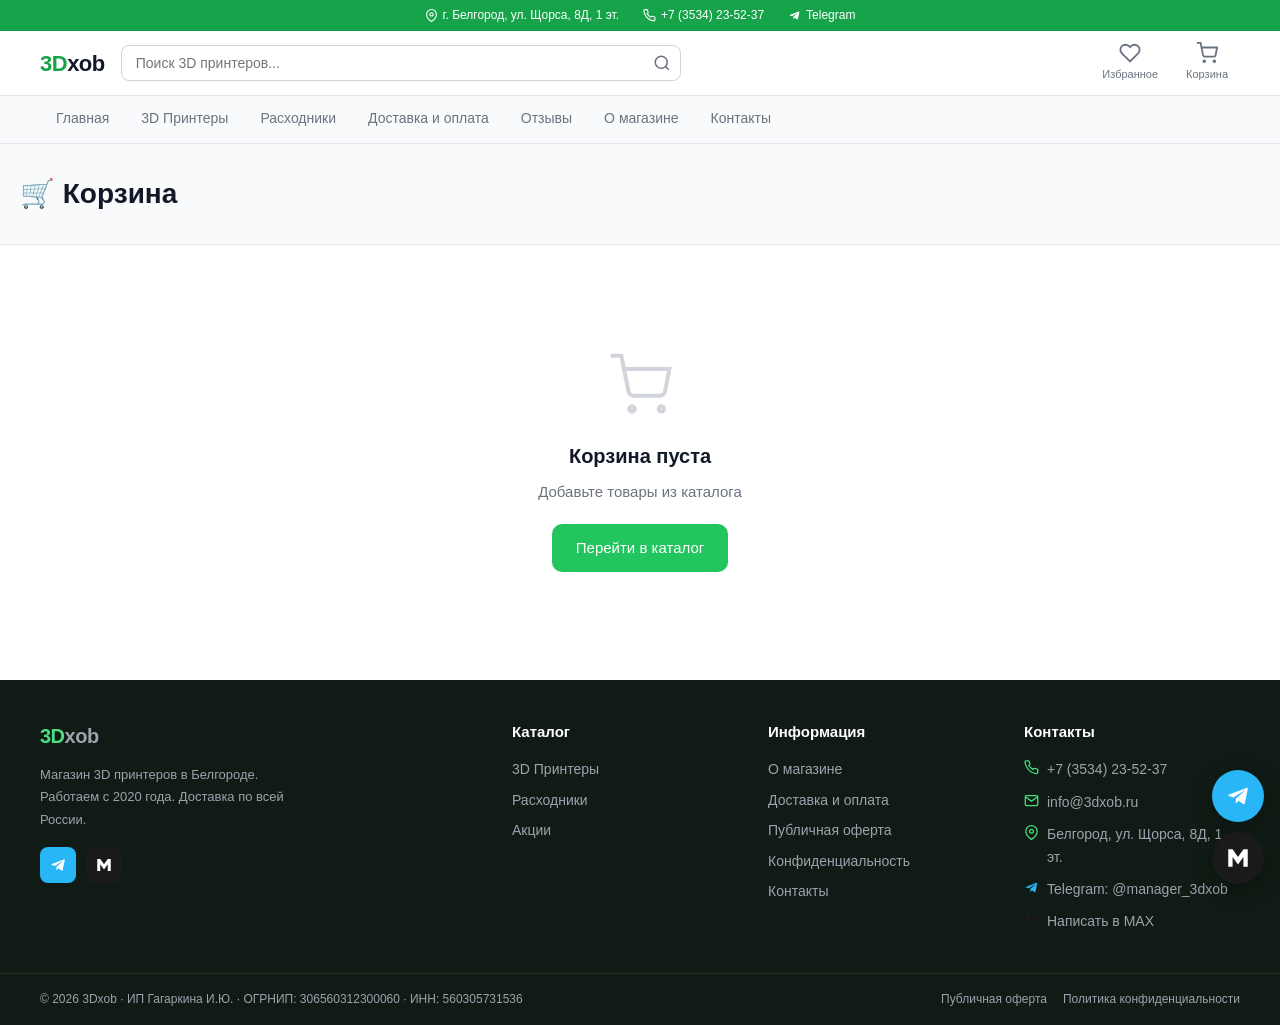
<file: pages/cart.html>
<!DOCTYPE html>
<html lang="ru">
<head>
<meta charset="UTF-8">
<meta name="viewport" content="width=device-width, initial-scale=1.0">
<meta name="robots" content="noindex, follow">
<link rel="canonical" href="https://www.3dxob.ru/pages/cart.html">
<meta property="og:type" content="website">
<meta property="og:title" content="Корзина 3Dxob">
<meta property="og:description" content="Корзина покупок в магазине 3Dxob.">
<meta property="og:url" content="https://www.3dxob.ru/pages/cart.html">
<meta property="og:site_name" content="3Dxob">
<meta property="og:image" content="https://res.cloudinary.com/dldf74clk/image/upload/f_auto,q_auto,w_1200/v1779730795/photo_2026-05-22_18-40-26_dasamw.jpg">
<meta property="og:locale" content="ru_RU">
<meta name="twitter:card" content="summary_large_image">
<meta name="twitter:title" content="Корзина 3Dxob">
<meta name="twitter:description" content="Корзина покупок в магазине 3Dxob.">
<meta name="twitter:image" content="https://res.cloudinary.com/dldf74clk/image/upload/f_auto,q_auto,w_1200/v1779730795/photo_2026-05-22_18-40-26_dasamw.jpg">
<title>Корзина — 3Dxob</title>
<link rel="icon" type="image/svg+xml" href="../favicon.svg">
<link rel="stylesheet" href="../css/style.css">
<!-- Yandex.Metrika counter -->
<script type="text/javascript">
(function(m,e,t,r,i,k,a){m[i]=m[i]||function(){(m[i].a=m[i].a||[]).push(arguments)};m[i].l=1*new Date();for(var j=0;j<document.scripts.length;j++){if(document.scripts[j].src===r){return;}}k=e.createElement(t),a=e.getElementsByTagName(t)[0],k.async=1,k.src=r,a.parentNode.insertBefore(k,a)})(window,document,"script","https://mc.yandex.ru/metrika/tag.js?id=108699019","ym");
ym(108699019,"init",{ssr:true,webvisor:true,clickmap:true,ecommerce:"dataLayer",referrer:document.referrer,url:location.href,accurateTrackBounce:true,trackLinks:true});
</script>
<noscript><div><img src="https://mc.yandex.ru/watch/108699019" style="position:absolute;left:-9999px;" alt=""/></div></noscript>
<!-- /Yandex.Metrika counter -->
</head>
<body>
<div id="header-root"></div>
<div class="page-header"><h1 class="container">🛒 Корзина</h1></div>

<section class="section">
  <div class="container" id="cart-root"></div>
</section>

<div id="footer-root"></div>
<script src="../js/products.js"></script>
<script src="../js/reviews.js"></script>
<script src="../js/app.js"></script>
<script src="../js/layout.js"></script>
<script>
document.getElementById('header-root').innerHTML = renderHeader({ root: '../' });
document.getElementById('footer-root').innerHTML = renderFooter({ root: '../' });
initLayout('../');

let isSubmitting = false; // защита от двойного клика

function render() {
  const items = Cart.get();
  const root = document.getElementById('cart-root');
  if (items.length === 0) {
    root.innerHTML = `<div class="empty-state"><svg viewBox="0 0 24 24" fill="none" stroke="currentColor" stroke-width="1.5"><circle cx="9" cy="21" r="1"/><circle cx="20" cy="21" r="1"/><path d="M1 1h4l2.68 13.39a2 2 0 0 0 2 1.61h9.72a2 2 0 0 0 2-1.61L23 6H6"/></svg><h3>Корзина пуста</h3><p>Добавьте товары из каталога</p><a href="../index.html" class="btn btn-primary">Перейти в каталог</a></div>`;
    return;
  }
  let total = 0, totalOld = 0;
  const itemsHtml = items.map(ci => {
    const p = products.find(p => p.id === ci.id);
    if (!p) return '';
    const sum = p.price * ci.qty;
    const sumOld = p.oldPrice * ci.qty;
    total += sum; totalOld += sumOld;
    return `<div class="cart-item" id="ci-${p.id}">
      <div class="cart-item-img"><a href="product.html?id=${p.id}"><img src="${p.photos[0]||''}" alt="${p.name}" onerror="this.src='https://via.placeholder.com/80x80?text=?'"></a></div>
      <div class="cart-item-info">
        <div class="cart-item-name"><a href="product.html?id=${p.id}">${p.name}</a></div>
        <div class="cart-item-brand">${p.brand||''} ${p.technology||''}</div>
        <div style="margin-top:8px;display:flex;align-items:center;gap:12px;flex-wrap:wrap">
          <div class="qty-control">
            <button class="qty-btn" onclick="changeQty('${p.id}',-1)">−</button>
            <span class="qty-val">${ci.qty}</span>
            <button class="qty-btn" onclick="changeQty('${p.id}',1)">+</button>
          </div>
          <button class="cart-remove" onclick="removeItem('${p.id}')"><svg width="18" height="18" viewBox="0 0 24 24" fill="none" stroke="currentColor" stroke-width="2"><polyline points="3 6 5 6 21 6"/><path d="M19 6v14a2 2 0 0 1-2 2H7a2 2 0 0 1-2-2V6m3 0V4a1 1 0 0 1 1-1h4a1 1 0 0 1 1 1v2"/></svg></button>
        </div>
      </div>
      <div class="cart-item-price">${formatPrice(sum)}</div>
    </div>`;
  }).join('');

  const save = totalOld - total;
  root.innerHTML = `<div class="cart-layout">
    <div class="cart-items">${itemsHtml}</div>
    <div class="order-summary">
      <h3>Итого</h3>
      <div class="summary-row"><span>Товаров:</span><span>${items.reduce((s,i)=>s+i.qty,0)} шт.</span></div>
      ${save > 0 ? `<div class="summary-row"><span>Скидка:</span><span class="summary-save">−${formatPrice(save)}</span></div>` : ''}
      <div class="summary-row" style="padding-top:12px;margin-top:4px;border-top:1.5px solid var(--border)">
        <span class="summary-total">Итого:</span>
        <span class="summary-total">${formatPrice(total)}</span>
      </div>

      <button id="checkout-btn" class="btn-checkout" onclick="submitOrder()">
        <span id="checkout-btn-text">Оформить заказ</span>
      </button>
      <div id="checkout-error" class="checkout-error"></div>

      <div class="checkout-note">
        <strong>Мы не звоним клиентам.</strong> После нажатия мы зафиксируем заказ и покажем вам номер. Чтобы мы начали сборку — напишите нам в Telegram или MAX (кнопки появятся на следующем шаге).
      </div>

      <a href="../index.html" style="display:block;text-align:center;margin-top:14px;font-size:14px;color:var(--green)">← Продолжить покупки</a>
    </div>
  </div>`;
}

function changeQty(id, delta) {
  const items = Cart.get();
  const item = items.find(i => i.id === id);
  if (!item) return;
  const newQty = item.qty + delta;
  if (newQty <= 0) { Cart.remove(id); } else { Cart.setQty(id, newQty); }
  render();
}
function removeItem(id) { Cart.remove(id); render(); showToast('Товар удалён'); }

async function submitOrder() {
  if (isSubmitting) return;
  if (Cart.get().length === 0) return;

  isSubmitting = true;
  setTimeout(function () { isSubmitting = false; }, 10000); // 10 сек блокировка

  const btn = document.getElementById('checkout-btn');
  const btnText = document.getElementById('checkout-btn-text');
  const errBox = document.getElementById('checkout-error');

  btn.disabled = true;
  btn.classList.remove('btn-checkout--error');
  errBox.classList.remove('show');
  btnText.textContent = 'Оформляем…';

  // Метрика
  try { if (typeof ym === 'function') ym(108699019, 'reachGoal', 'order_submit'); } catch (e) {}

  try {
    const result = await Cart.submitOrder();
    // Сохраняем заказ для success-страницы
    sessionStorage.setItem('gg_last_order', JSON.stringify(result));
    Cart.clear();
    window.location.href = 'success.html';
  } catch (err) {
    console.error('Ошибка оформления:', err);
    btn.classList.add('btn-checkout--error');
    btnText.textContent = 'Попробовать ещё раз';
    btn.disabled = false;
    errBox.textContent = 'Не удалось оформить заказ. Проверьте интернет-соединение и попробуйте ещё раз. Если ошибка повторяется — напишите нам в Telegram, мы оформим заказ вручную.';
    errBox.classList.add('show');
    isSubmitting = false;
  }
}

render();
</script>
</body>
</html>
</file>
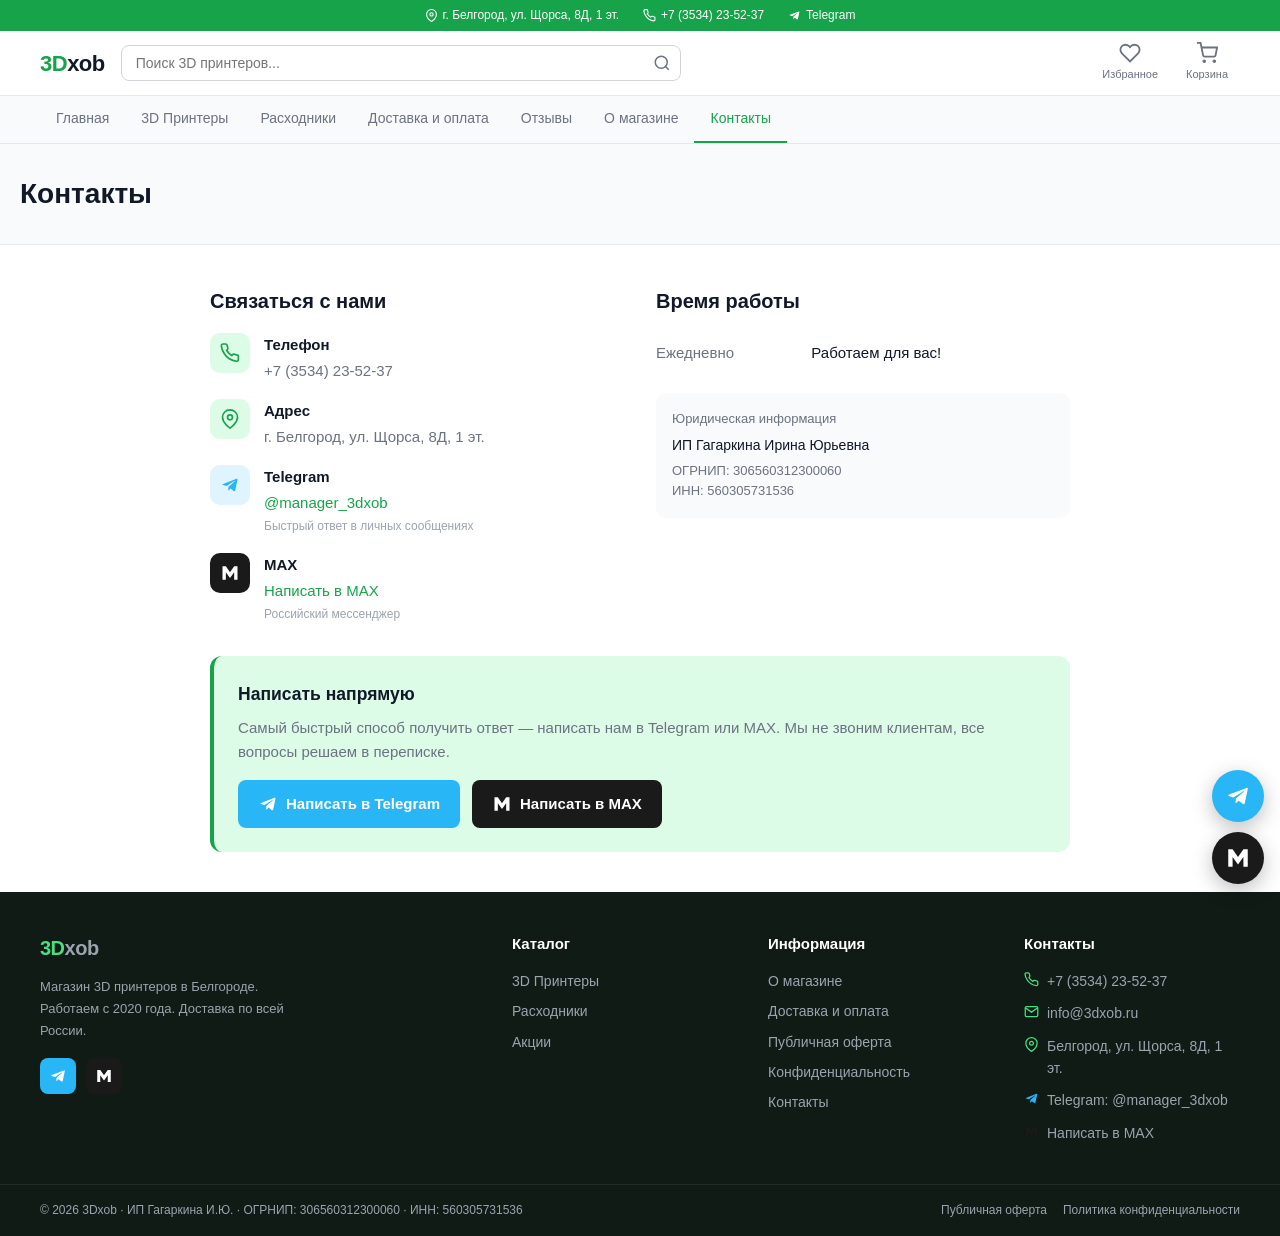
<file: pages/contacts.html>
<!DOCTYPE html>
<html lang="ru">
<head>
<meta charset="UTF-8">
<meta name="viewport" content="width=device-width, initial-scale=1.0">
<link rel="canonical" href="https://www.3dxob.ru/pages/contacts.html">
<meta property="og:type" content="website">
<meta property="og:title" content="Контакты 3Dxob">
<meta property="og:description" content="Контакты магазина 3Dxob. Телефон +7 (3534) 23-52-37, Telegram, MAX. Адрес: г. Белгород, ул. Щорса, 8Д, 1 этаж.">
<meta property="og:url" content="https://www.3dxob.ru/pages/contacts.html">
<meta property="og:site_name" content="3Dxob">
<meta property="og:image" content="https://res.cloudinary.com/dldf74clk/image/upload/f_auto,q_auto,w_1200/v1779730795/photo_2026-05-22_18-40-26_dasamw.jpg">
<meta property="og:locale" content="ru_RU">
<meta name="twitter:card" content="summary_large_image">
<meta name="twitter:title" content="Контакты 3Dxob">
<meta name="twitter:description" content="Контакты магазина 3Dxob. Телефон +7 (3534) 23-52-37, Telegram, MAX. Адрес: г. Белгород, ул. Щорса, 8Д, 1 этаж.">
<meta name="twitter:image" content="https://res.cloudinary.com/dldf74clk/image/upload/f_auto,q_auto,w_1200/v1779730795/photo_2026-05-22_18-40-26_dasamw.jpg">
<title>Контакты 3Dxob — Белгород, ул. Щорса 8Д</title>
<link rel="icon" type="image/svg+xml" href="../favicon.svg">
<link rel="stylesheet" href="../css/style.css">
<!-- Yandex.Metrika counter -->
<script type="text/javascript">
(function(m,e,t,r,i,k,a){m[i]=m[i]||function(){(m[i].a=m[i].a||[]).push(arguments)};m[i].l=1*new Date();for(var j=0;j<document.scripts.length;j++){if(document.scripts[j].src===r){return;}}k=e.createElement(t),a=e.getElementsByTagName(t)[0],k.async=1,k.src=r,a.parentNode.insertBefore(k,a)})(window,document,"script","https://mc.yandex.ru/metrika/tag.js?id=108699019","ym");
ym(108699019,"init",{ssr:true,webvisor:true,clickmap:true,ecommerce:"dataLayer",referrer:document.referrer,url:location.href,accurateTrackBounce:true,trackLinks:true});
</script>
<noscript><div><img src="https://mc.yandex.ru/watch/108699019" style="position:absolute;left:-9999px;" alt=""/></div></noscript>
<!-- /Yandex.Metrika counter -->
</head>
<body>
<div id="header-root"></div>
<div class="page-header"><h1 class="container">Контакты</h1></div>

<div class="page-content">
  <div style="display:grid;grid-template-columns:1fr 1fr;gap:32px;margin-bottom:32px">
    <div>
      <h2 style="margin-top:0">Связаться с нами</h2>
      <div style="display:flex;flex-direction:column;gap:16px;margin-top:16px">
        <div style="display:flex;gap:14px;align-items:flex-start">
          <div style="width:40px;height:40px;background:var(--green-light);border-radius:10px;display:flex;align-items:center;justify-content:center;flex-shrink:0">
            <svg width="20" height="20" viewBox="0 0 24 24" fill="none" stroke="#16a34a" stroke-width="2"><path d="M22 16.92v3a2 2 0 0 1-2.18 2 19.79 19.79 0 0 1-8.63-3.07A19.5 19.5 0 0 1 4.69 12 19.79 19.79 0 0 1 1.62 3.38 2 2 0 0 1 3.6 1.21h3a2 2 0 0 1 2 1.72c.127.96.361 1.903.7 2.81a2 2 0 0 1-.45 2.11L7.91 8.7a16 16 0 0 0 6.29 6.29l.97-1.06a2 2 0 0 1 2.11-.45c.907.339 1.85.573 2.81.7A2 2 0 0 1 22 16.92z"/></svg>
          </div>
          <div><div style="font-weight:600;margin-bottom:2px">Телефон</div><div style="color:var(--text-muted)">+7 (3534) 23-52-37</div></div>
        </div>
        <div style="display:flex;gap:14px;align-items:flex-start">
          <div style="width:40px;height:40px;background:var(--green-light);border-radius:10px;display:flex;align-items:center;justify-content:center;flex-shrink:0">
            <svg width="20" height="20" viewBox="0 0 24 24" fill="none" stroke="#16a34a" stroke-width="2"><path d="M21 10c0 7-9 13-9 13s-9-6-9-13a9 9 0 0 1 18 0z"/><circle cx="12" cy="10" r="3"/></svg>
          </div>
          <div><div style="font-weight:600;margin-bottom:2px">Адрес</div><div style="color:var(--text-muted)">г. Белгород, ул. Щорса, 8Д, 1 эт.</div></div>
        </div>
        <div style="display:flex;gap:14px;align-items:flex-start">
          <div style="width:40px;height:40px;background:#e0f4fd;border-radius:10px;display:flex;align-items:center;justify-content:center;flex-shrink:0">
            <svg width="20" height="20" viewBox="0 0 24 24" fill="#29b6f6"><path d="M9.78 18.65l.28-4.23 7.68-6.92c.34-.31-.07-.46-.52-.19L7.74 13.3 3.64 12c-.88-.25-.89-.86.2-1.3l15.97-6.16c.73-.33 1.43.18 1.15 1.3l-2.72 12.81c-.19.91-.74 1.13-1.5.71L12.6 16.3l-1.99 1.93c-.23.23-.42.42-.83.42z"/></svg>
          </div>
          <div>
            <div style="font-weight:600;margin-bottom:2px">Telegram</div>
            <a href="https://t.me/manager_3dxob" target="_blank" rel="noopener" style="color:var(--green)">@manager_3dxob</a>
            <div style="font-size:12px;color:var(--text-light);margin-top:2px">Быстрый ответ в личных сообщениях</div>
          </div>
        </div>
        <div style="display:flex;gap:14px;align-items:flex-start">
          <div style="width:40px;height:40px;background:#1a1a1a;border-radius:10px;display:flex;align-items:center;justify-content:center;flex-shrink:0">
            <svg width="20" height="20" viewBox="0 0 24 24" fill="#fff"><path d="M3 4h4l5 7 5-7h4v16h-4V11l-5 7-5-7v9H3V4z"/></svg>
          </div>
          <div>
            <div style="font-weight:600;margin-bottom:2px">MAX</div>
            <a href="https://max.ru/u/f9LHodD0cOLbPms83NhpLUuBMuNHSX0ACmj8j15deTMlhrJ55qC9Y1KHtdQ" target="_blank" rel="noopener" style="color:var(--green)">Написать в MAX</a>
            <div style="font-size:12px;color:var(--text-light);margin-top:2px">Российский мессенджер</div>
          </div>
        </div>
      </div>
    </div>
    <div>
      <h2 style="margin-top:0">Время работы</h2>
      <table style="width:100%;border-collapse:collapse;margin-top:16px">
        <tr><td style="padding:8px 0;color:var(--text-muted)">Ежедневно</td><td style="padding:8px 0;font-weight:500">Работаем для вас!</td></tr>
      </table>
      <div style="margin-top:20px;padding:16px;background:var(--bg-gray);border-radius:10px">
        <div style="font-size:13px;color:var(--text-muted);margin-bottom:4px">Юридическая информация</div>
        <div style="font-size:14px">ИП Гагаркина Ирина Юрьевна</div>
        <div style="font-size:13px;color:var(--text-muted);margin-top:4px">ОГРНИП: 306560312300060</div>
        <div style="font-size:13px;color:var(--text-muted)">ИНН: 560305731536</div>
      </div>
    </div>
  </div>

  <div style="background:var(--green-light);border-radius:12px;padding:24px;border-left:4px solid var(--green)">
    <h3 style="margin-bottom:8px">Написать напрямую</h3>
    <p style="margin-bottom:16px">Самый быстрый способ получить ответ — написать нам в Telegram или MAX. Мы не звоним клиентам, все вопросы решаем в переписке.</p>
    <div style="display:flex;gap:12px;flex-wrap:wrap">
      <a href="https://t.me/manager_3dxob" target="_blank" rel="noopener" style="display:inline-flex;align-items:center;gap:8px;background:#29b6f6;color:#fff;padding:12px 20px;border-radius:8px;font-weight:600;font-size:15px;text-decoration:none">
        <svg width="20" height="20" viewBox="0 0 24 24" fill="currentColor"><path d="M9.78 18.65l.28-4.23 7.68-6.92c.34-.31-.07-.46-.52-.19L7.74 13.3 3.64 12c-.88-.25-.89-.86.2-1.3l15.97-6.16c.73-.33 1.43.18 1.15 1.3l-2.72 12.81c-.19.91-.74 1.13-1.5.71L12.6 16.3l-1.99 1.93c-.23.23-.42.42-.83.42z"/></svg>
        Написать в Telegram
      </a>
      <a href="https://max.ru/u/f9LHodD0cOLbPms83NhpLUuBMuNHSX0ACmj8j15deTMlhrJ55qC9Y1KHtdQ" target="_blank" rel="noopener" style="display:inline-flex;align-items:center;gap:8px;background:#1a1a1a;color:#fff;padding:12px 20px;border-radius:8px;font-weight:600;font-size:15px;text-decoration:none">
        <svg width="20" height="20" viewBox="0 0 24 24" fill="currentColor"><path d="M3 4h4l5 7 5-7h4v16h-4V11l-5 7-5-7v9H3V4z"/></svg>
        Написать в MAX
      </a>
    </div>
  </div>
</div>

<div id="footer-root"></div>
<script src="../js/products.js"></script>
<script src="../js/reviews.js"></script>
<script src="../js/app.js"></script>
<script src="../js/layout.js"></script>
<script>
document.getElementById('header-root').innerHTML = renderHeader({ root: '../', page: 'contacts' });
document.getElementById('footer-root').innerHTML = renderFooter({ root: '../' });
initLayout('../');
</script>
</body>
</html>
</file>
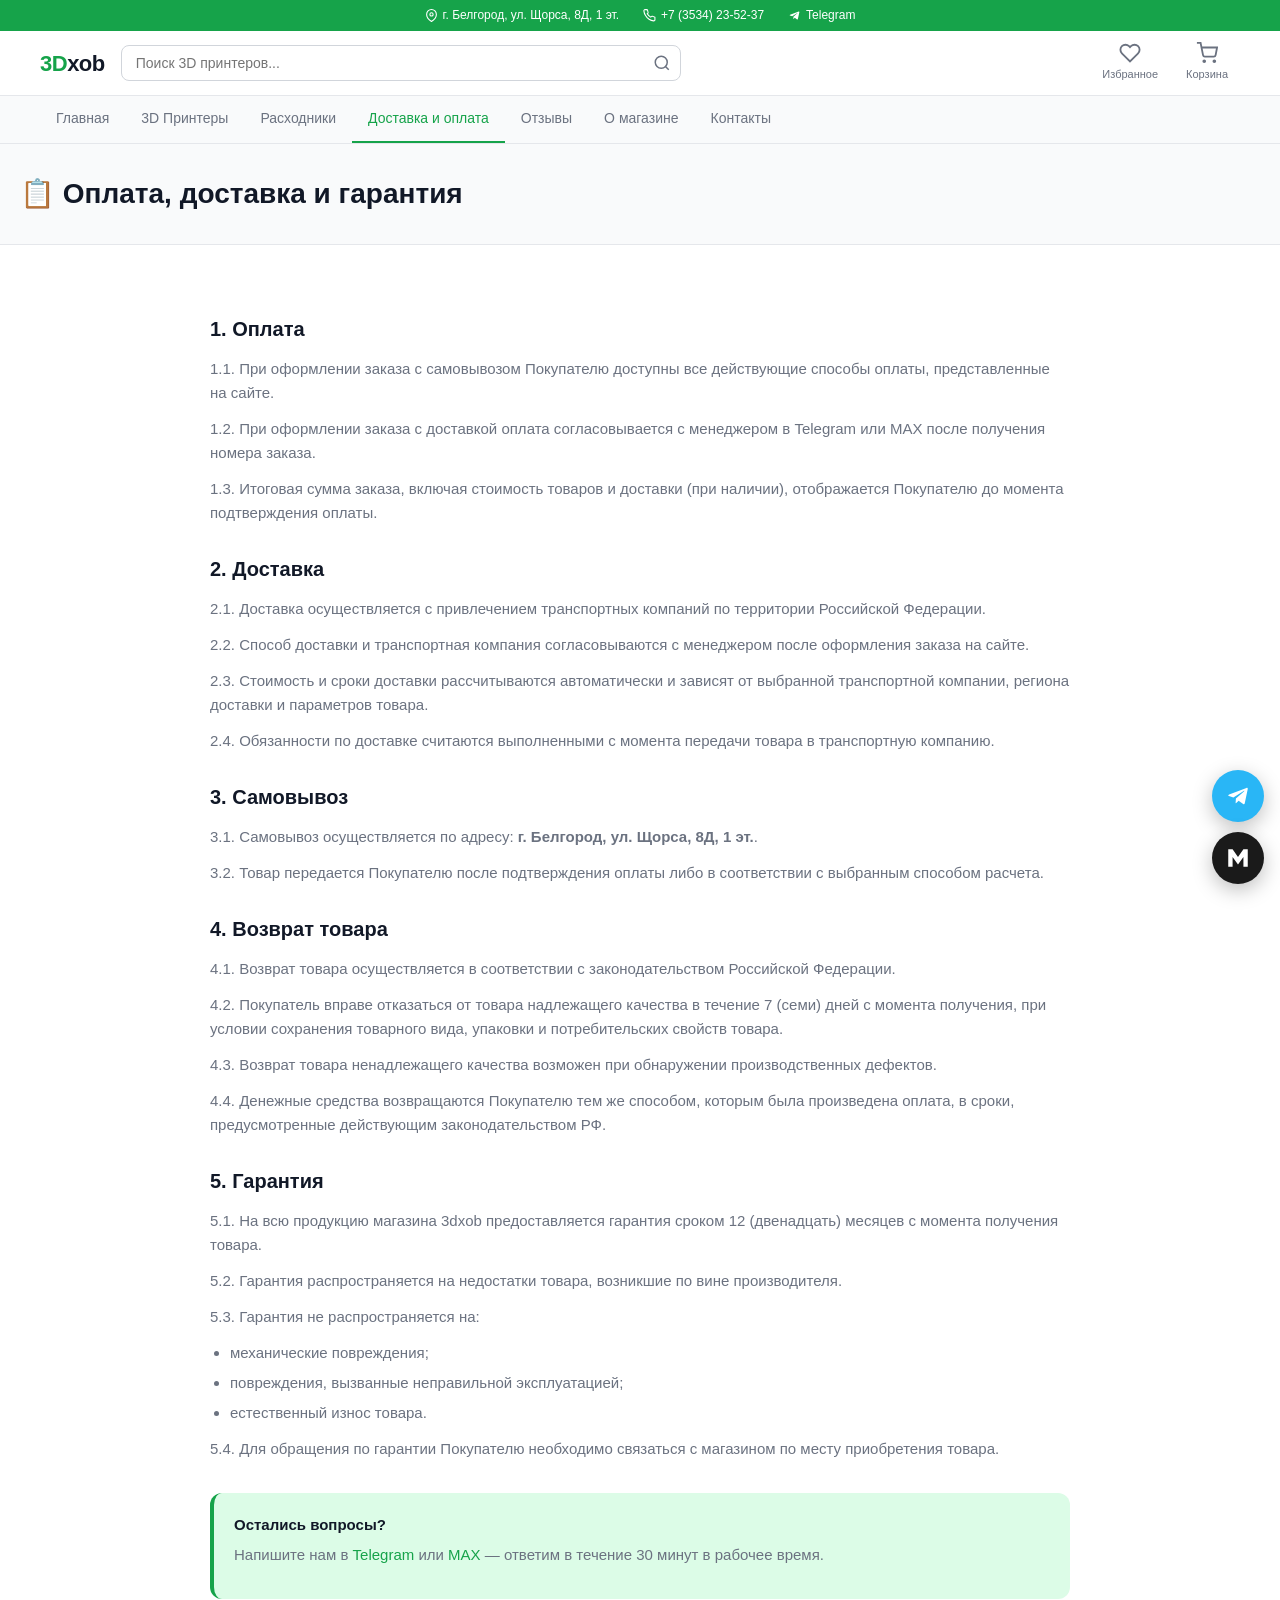
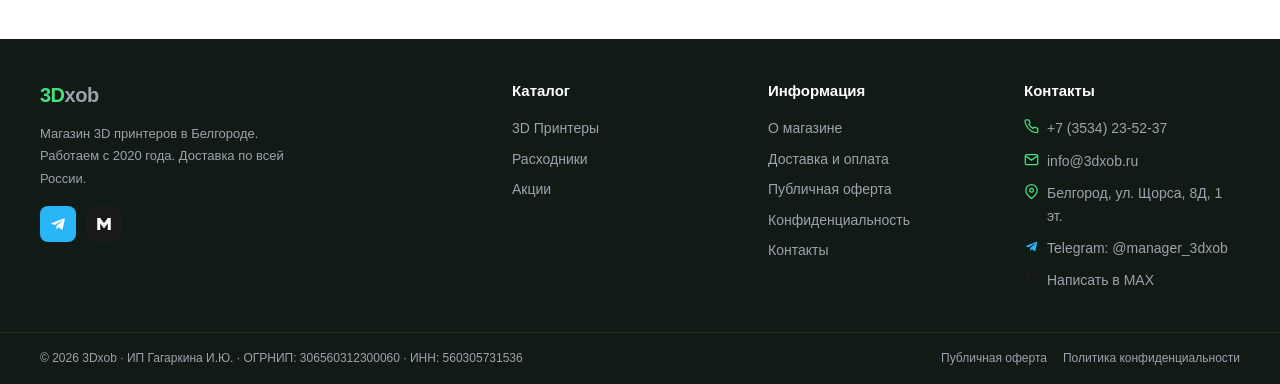
<file: pages/delivery.html>
<!DOCTYPE html>
<html lang="ru">
<head>
<meta charset="UTF-8">
<meta name="viewport" content="width=device-width, initial-scale=1.0">
<link rel="canonical" href="https://www.3dxob.ru/pages/delivery.html">
<meta property="og:type" content="website">
<meta property="og:title" content="Доставка и оплата">
<meta property="og:description" content="Доставка 3D-принтеров по России за 2–5 дней. Способы оплаты, условия.">
<meta property="og:url" content="https://www.3dxob.ru/pages/delivery.html">
<meta property="og:site_name" content="3Dxob">
<meta property="og:image" content="https://res.cloudinary.com/dldf74clk/image/upload/f_auto,q_auto,w_1200/v1779730795/photo_2026-05-22_18-40-26_dasamw.jpg">
<meta property="og:locale" content="ru_RU">
<meta name="twitter:card" content="summary_large_image">
<meta name="twitter:title" content="Доставка и оплата">
<meta name="twitter:description" content="Доставка 3D-принтеров по России за 2–5 дней. Способы оплаты, условия.">
<meta name="twitter:image" content="https://res.cloudinary.com/dldf74clk/image/upload/f_auto,q_auto,w_1200/v1779730795/photo_2026-05-22_18-40-26_dasamw.jpg">
<title>Доставка и оплата — 3Dxob</title>
<link rel="icon" type="image/svg+xml" href="../favicon.svg">
<link rel="stylesheet" href="../css/style.css">
<!-- Yandex.Metrika counter -->
<script type="text/javascript">
(function(m,e,t,r,i,k,a){m[i]=m[i]||function(){(m[i].a=m[i].a||[]).push(arguments)};m[i].l=1*new Date();for(var j=0;j<document.scripts.length;j++){if(document.scripts[j].src===r){return;}}k=e.createElement(t),a=e.getElementsByTagName(t)[0],k.async=1,k.src=r,a.parentNode.insertBefore(k,a)})(window,document,"script","https://mc.yandex.ru/metrika/tag.js?id=108699019","ym");
ym(108699019,"init",{ssr:true,webvisor:true,clickmap:true,ecommerce:"dataLayer",referrer:document.referrer,url:location.href,accurateTrackBounce:true,trackLinks:true});
</script>
<noscript><div><img src="https://mc.yandex.ru/watch/108699019" style="position:absolute;left:-9999px;" alt=""/></div></noscript>
<!-- /Yandex.Metrika counter -->
</head>
<body>
<div id="header-root"></div>
<div class="page-header"><h1 class="container">📋 Оплата, доставка и гарантия</h1></div>

<div class="page-content">
  <h2>1. Оплата</h2>
  <p>1.1. При оформлении заказа с самовывозом Покупателю доступны все действующие способы оплаты, представленные на сайте.</p>
  <p>1.2. При оформлении заказа с доставкой оплата согласовывается с менеджером в Telegram или MAX после получения номера заказа.</p>
  <p>1.3. Итоговая сумма заказа, включая стоимость товаров и доставки (при наличии), отображается Покупателю до момента подтверждения оплаты.</p>

  <h2>2. Доставка</h2>
  <p>2.1. Доставка осуществляется с привлечением транспортных компаний по территории Российской Федерации.</p>
  <p>2.2. Способ доставки и транспортная компания согласовываются с менеджером после оформления заказа на сайте.</p>
  <p>2.3. Стоимость и сроки доставки рассчитываются автоматически и зависят от выбранной транспортной компании, региона доставки и параметров товара.</p>
  <p>2.4. Обязанности по доставке считаются выполненными с момента передачи товара в транспортную компанию.</p>

  <h2>3. Самовывоз</h2>
  <p>3.1. Самовывоз осуществляется по адресу: <strong>г. Белгород, ул. Щорса, 8Д, 1 эт.</strong>.</p>
  <p>3.2. Товар передается Покупателю после подтверждения оплаты либо в соответствии с выбранным способом расчета.</p>

  <h2>4. Возврат товара</h2>
  <p>4.1. Возврат товара осуществляется в соответствии с законодательством Российской Федерации.</p>
  <p>4.2. Покупатель вправе отказаться от товара надлежащего качества в течение 7 (семи) дней с момента получения, при условии сохранения товарного вида, упаковки и потребительских свойств товара.</p>
  <p>4.3. Возврат товара ненадлежащего качества возможен при обнаружении производственных дефектов.</p>
  <p>4.4. Денежные средства возвращаются Покупателю тем же способом, которым была произведена оплата, в сроки, предусмотренные действующим законодательством РФ.</p>

  <h2>5. Гарантия</h2>
  <p>5.1. На всю продукцию магазина 3dxob предоставляется гарантия сроком 12 (двенадцать) месяцев с момента получения товара.</p>
  <p>5.2. Гарантия распространяется на недостатки товара, возникшие по вине производителя.</p>
  <p>5.3. Гарантия не распространяется на:</p>
  <ul>
    <li>механические повреждения;</li>
    <li>повреждения, вызванные неправильной эксплуатацией;</li>
    <li>естественный износ товара.</li>
  </ul>
  <p>5.4. Для обращения по гарантии Покупателю необходимо связаться с магазином по месту приобретения товара.</p>

  <div style="margin-top:32px;padding:20px;background:var(--green-light);border-radius:12px;border-left:4px solid var(--green)">
    <strong>Остались вопросы?</strong>
    <p style="margin-top:6px">Напишите нам в <a href="https://t.me/manager_3dxob" target="_blank" rel="noopener" style="color:var(--green)">Telegram</a> или <a href="https://max.ru/u/f9LHodD0cOLbPms83NhpLUuBMuNHSX0ACmj8j15deTMlhrJ55qC9Y1KHtdQ" target="_blank" rel="noopener" style="color:var(--green)">MAX</a> — ответим в течение 30 минут в рабочее время.</p>
  </div>
</div>

<div id="footer-root"></div>
<script src="../js/products.js"></script>
<script src="../js/reviews.js"></script>
<script src="../js/app.js"></script>
<script src="../js/layout.js"></script>
<script>
document.getElementById('header-root').innerHTML = renderHeader({ root: '../', page: 'delivery' });
document.getElementById('footer-root').innerHTML = renderFooter({ root: '../' });
initLayout('../');
</script>
</body>
</html>
</file>
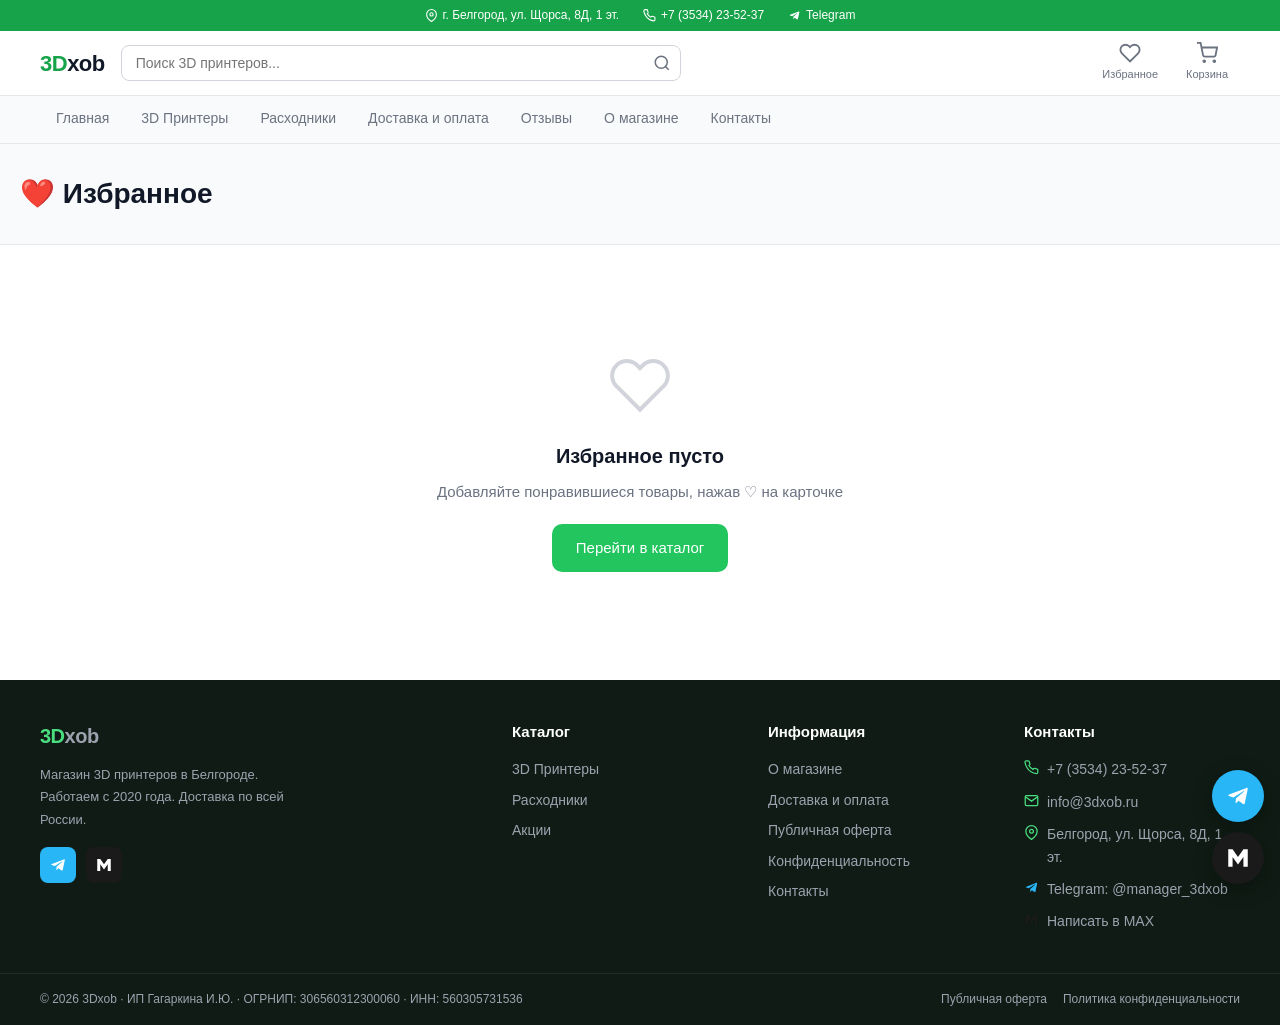
<file: pages/favorites.html>
<!DOCTYPE html>
<html lang="ru">
<head>
<meta charset="UTF-8">
<meta name="viewport" content="width=device-width, initial-scale=1.0">
<meta name="robots" content="noindex, follow">
<link rel="canonical" href="https://www.3dxob.ru/pages/favorites.html">
<meta property="og:type" content="website">
<meta property="og:title" content="Избранное 3Dxob">
<meta property="og:description" content="Избранные товары в магазине 3Dxob.">
<meta property="og:url" content="https://www.3dxob.ru/pages/favorites.html">
<meta property="og:site_name" content="3Dxob">
<meta property="og:image" content="https://res.cloudinary.com/dldf74clk/image/upload/f_auto,q_auto,w_1200/v1779730795/photo_2026-05-22_18-40-26_dasamw.jpg">
<meta property="og:locale" content="ru_RU">
<meta name="twitter:card" content="summary_large_image">
<meta name="twitter:title" content="Избранное 3Dxob">
<meta name="twitter:description" content="Избранные товары в магазине 3Dxob.">
<meta name="twitter:image" content="https://res.cloudinary.com/dldf74clk/image/upload/f_auto,q_auto,w_1200/v1779730795/photo_2026-05-22_18-40-26_dasamw.jpg">
<title>Избранное — 3Dxob</title>
<link rel="icon" type="image/svg+xml" href="../favicon.svg">
<link rel="stylesheet" href="../css/style.css">
<!-- Yandex.Metrika counter -->
<script type="text/javascript">
(function(m,e,t,r,i,k,a){m[i]=m[i]||function(){(m[i].a=m[i].a||[]).push(arguments)};m[i].l=1*new Date();for(var j=0;j<document.scripts.length;j++){if(document.scripts[j].src===r){return;}}k=e.createElement(t),a=e.getElementsByTagName(t)[0],k.async=1,k.src=r,a.parentNode.insertBefore(k,a)})(window,document,"script","https://mc.yandex.ru/metrika/tag.js?id=108699019","ym");
ym(108699019,"init",{ssr:true,webvisor:true,clickmap:true,ecommerce:"dataLayer",referrer:document.referrer,url:location.href,accurateTrackBounce:true,trackLinks:true});
</script>
<noscript><div><img src="https://mc.yandex.ru/watch/108699019" style="position:absolute;left:-9999px;" alt=""/></div></noscript>
<!-- /Yandex.Metrika counter -->
</head>
<body>
<div id="header-root"></div>
<div class="page-header"><h1 class="container">❤️ Избранное</h1></div>

<section class="section">
  <div class="container" id="favs-root"></div>
</section>

<div id="footer-root"></div>
<script src="../js/products.js"></script>
<script src="../js/reviews.js"></script>
<script src="../js/app.js"></script>
<script src="../js/layout.js"></script>
<script>
document.getElementById('header-root').innerHTML = renderHeader({ root: '../' });
document.getElementById('footer-root').innerHTML = renderFooter({ root: '../' });
initLayout('../');

function render() {
  const ids = Favs.get();
  const root = document.getElementById('favs-root');
  if (ids.length === 0) {
    root.innerHTML = `<div class="empty-state"><svg viewBox="0 0 24 24" fill="none" stroke="currentColor" stroke-width="1.5"><path d="M20.84 4.61a5.5 5.5 0 0 0-7.78 0L12 5.67l-1.06-1.06a5.5 5.5 0 0 0-7.78 7.78l1.06 1.06L12 21.23l7.78-7.78 1.06-1.06a5.5 5.5 0 0 0 0-7.78z"/></svg><h3>Избранное пусто</h3><p>Добавляйте понравившиеся товары, нажав ♡ на карточке</p><a href="../index.html" class="btn btn-primary">Перейти в каталог</a></div>`;
    return;
  }
  const favProducts = ids.map(id => products.find(p => p.id === id)).filter(Boolean);
  root.innerHTML = `<p style="margin-bottom:16px;color:var(--text-muted)">${favProducts.length} товаров в избранном</p><div class="product-grid">${favProducts.map(p => productCard(p, {root:'../'})).join('')}</div>`;
}

render();
</script>
</body>
</html>
</file>
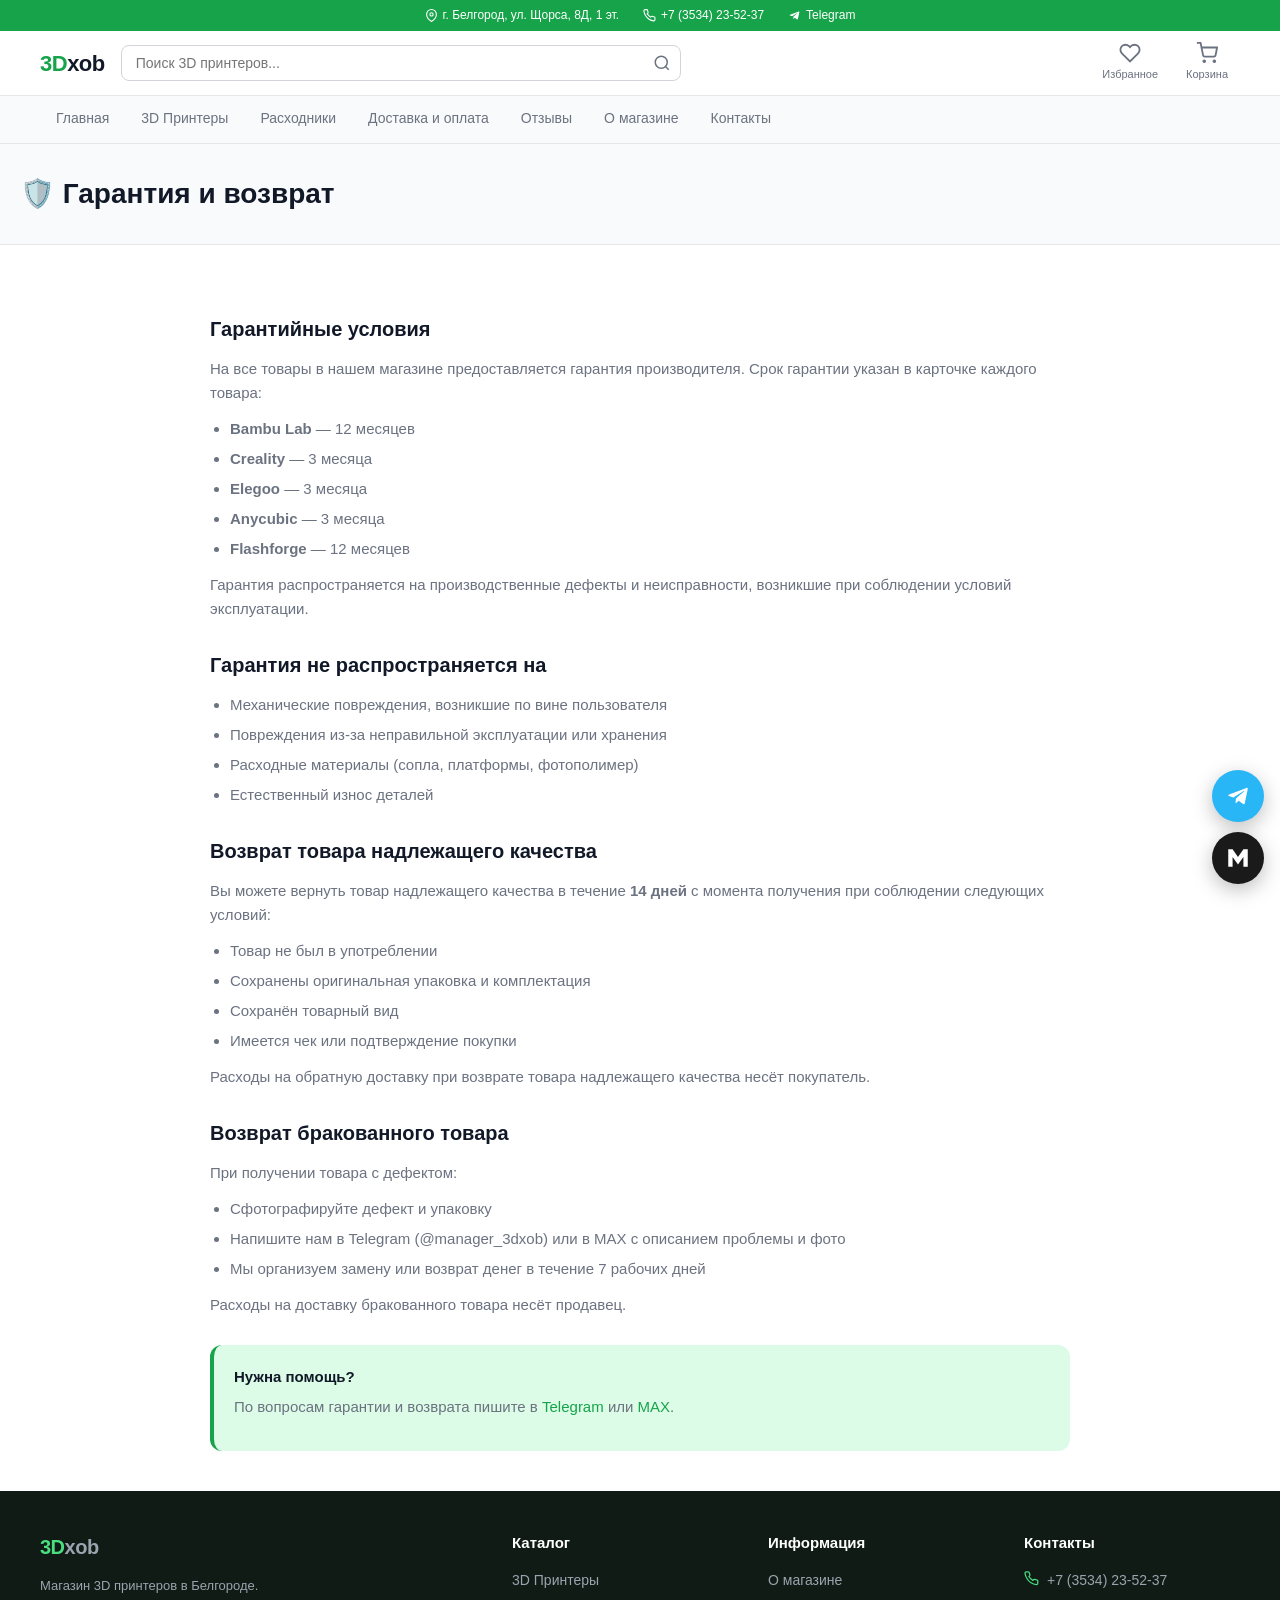
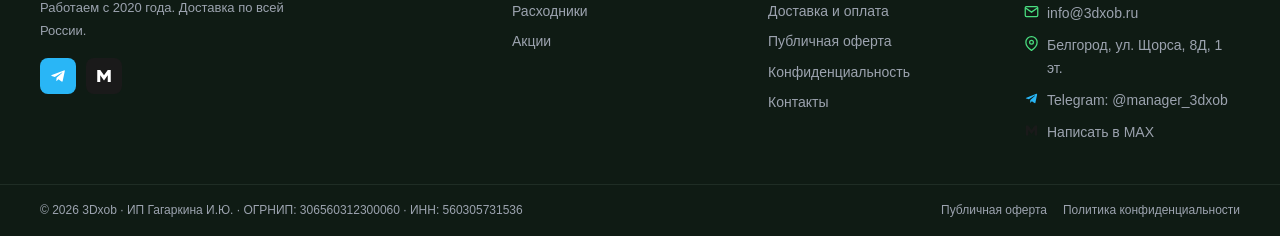
<file: pages/guarantee.html>
<!DOCTYPE html>
<html lang="ru">
<head>
<meta charset="UTF-8">
<meta name="viewport" content="width=device-width, initial-scale=1.0">
<link rel="canonical" href="https://www.3dxob.ru/pages/guarantee.html">
<meta property="og:type" content="website">
<meta property="og:title" content="Гарантия и возврат">
<meta property="og:description" content="Гарантия 12 месяцев на все 3D-принтеры. Условия возврата и обмена.">
<meta property="og:url" content="https://www.3dxob.ru/pages/guarantee.html">
<meta property="og:site_name" content="3Dxob">
<meta property="og:image" content="https://res.cloudinary.com/dldf74clk/image/upload/f_auto,q_auto,w_1200/v1779730795/photo_2026-05-22_18-40-26_dasamw.jpg">
<meta property="og:locale" content="ru_RU">
<meta name="twitter:card" content="summary_large_image">
<meta name="twitter:title" content="Гарантия и возврат">
<meta name="twitter:description" content="Гарантия 12 месяцев на все 3D-принтеры. Условия возврата и обмена.">
<meta name="twitter:image" content="https://res.cloudinary.com/dldf74clk/image/upload/f_auto,q_auto,w_1200/v1779730795/photo_2026-05-22_18-40-26_dasamw.jpg">
<title>Гарантия 12 месяцев на 3D принтеры — 3Dxob</title>
<link rel="icon" type="image/svg+xml" href="../favicon.svg">
<link rel="stylesheet" href="../css/style.css">
<!-- Yandex.Metrika counter -->
<script type="text/javascript">
(function(m,e,t,r,i,k,a){m[i]=m[i]||function(){(m[i].a=m[i].a||[]).push(arguments)};m[i].l=1*new Date();for(var j=0;j<document.scripts.length;j++){if(document.scripts[j].src===r){return;}}k=e.createElement(t),a=e.getElementsByTagName(t)[0],k.async=1,k.src=r,a.parentNode.insertBefore(k,a)})(window,document,"script","https://mc.yandex.ru/metrika/tag.js?id=108699019","ym");
ym(108699019,"init",{ssr:true,webvisor:true,clickmap:true,ecommerce:"dataLayer",referrer:document.referrer,url:location.href,accurateTrackBounce:true,trackLinks:true});
</script>
<noscript><div><img src="https://mc.yandex.ru/watch/108699019" style="position:absolute;left:-9999px;" alt=""/></div></noscript>
<!-- /Yandex.Metrika counter -->
</head>
<body>
<div id="header-root"></div>
<div class="page-header"><h1 class="container">🛡️ Гарантия и возврат</h1></div>

<div class="page-content">
  <h2>Гарантийные условия</h2>
  <p>На все товары в нашем магазине предоставляется гарантия производителя. Срок гарантии указан в карточке каждого товара:</p>
  <ul>
    <li><strong>Bambu Lab</strong> — 12 месяцев</li>
    <li><strong>Creality</strong> — 3 месяца</li>
    <li><strong>Elegoo</strong> — 3 месяца</li>
    <li><strong>Anycubic</strong> — 3 месяца</li>
    <li><strong>Flashforge</strong> — 12 месяцев</li>
  </ul>
  <p>Гарантия распространяется на производственные дефекты и неисправности, возникшие при соблюдении условий эксплуатации.</p>

  <h2>Гарантия не распространяется на</h2>
  <ul>
    <li>Механические повреждения, возникшие по вине пользователя</li>
    <li>Повреждения из-за неправильной эксплуатации или хранения</li>
    <li>Расходные материалы (сопла, платформы, фотополимер)</li>
    <li>Естественный износ деталей</li>
  </ul>

  <h2>Возврат товара надлежащего качества</h2>
  <p>Вы можете вернуть товар надлежащего качества в течение <strong>14 дней</strong> с момента получения при соблюдении следующих условий:</p>
  <ul>
    <li>Товар не был в употреблении</li>
    <li>Сохранены оригинальная упаковка и комплектация</li>
    <li>Сохранён товарный вид</li>
    <li>Имеется чек или подтверждение покупки</li>
  </ul>
  <p>Расходы на обратную доставку при возврате товара надлежащего качества несёт покупатель.</p>

  <h2>Возврат бракованного товара</h2>
  <p>При получении товара с дефектом:</p>
  <ul>
    <li>Сфотографируйте дефект и упаковку</li>
    <li>Напишите нам в Telegram (@manager_3dxob) или в MAX с описанием проблемы и фото</li>
    <li>Мы организуем замену или возврат денег в течение 7 рабочих дней</li>
  </ul>
  <p>Расходы на доставку бракованного товара несёт продавец.</p>

  <div style="margin-top:28px;padding:20px;background:var(--green-light);border-radius:12px;border-left:4px solid var(--green)">
    <strong>Нужна помощь?</strong><br>
    <p style="margin-top:6px">По вопросам гарантии и возврата пишите в <a href="https://t.me/manager_3dxob" target="_blank" rel="noopener" style="color:var(--green)">Telegram</a> или <a href="https://max.ru/u/f9LHodD0cOLbPms83NhpLUuBMuNHSX0ACmj8j15deTMlhrJ55qC9Y1KHtdQ" target="_blank" rel="noopener" style="color:var(--green)">MAX</a>.</p>
  </div>
</div>

<div id="footer-root"></div>
<script src="../js/products.js"></script>
<script src="../js/reviews.js"></script>
<script src="../js/app.js"></script>
<script src="../js/layout.js"></script>
<script>
document.getElementById('header-root').innerHTML = renderHeader({ root: '../', page: 'guarantee' });
document.getElementById('footer-root').innerHTML = renderFooter({ root: '../' });
initLayout('../');
</script>
</body>
</html>
</file>
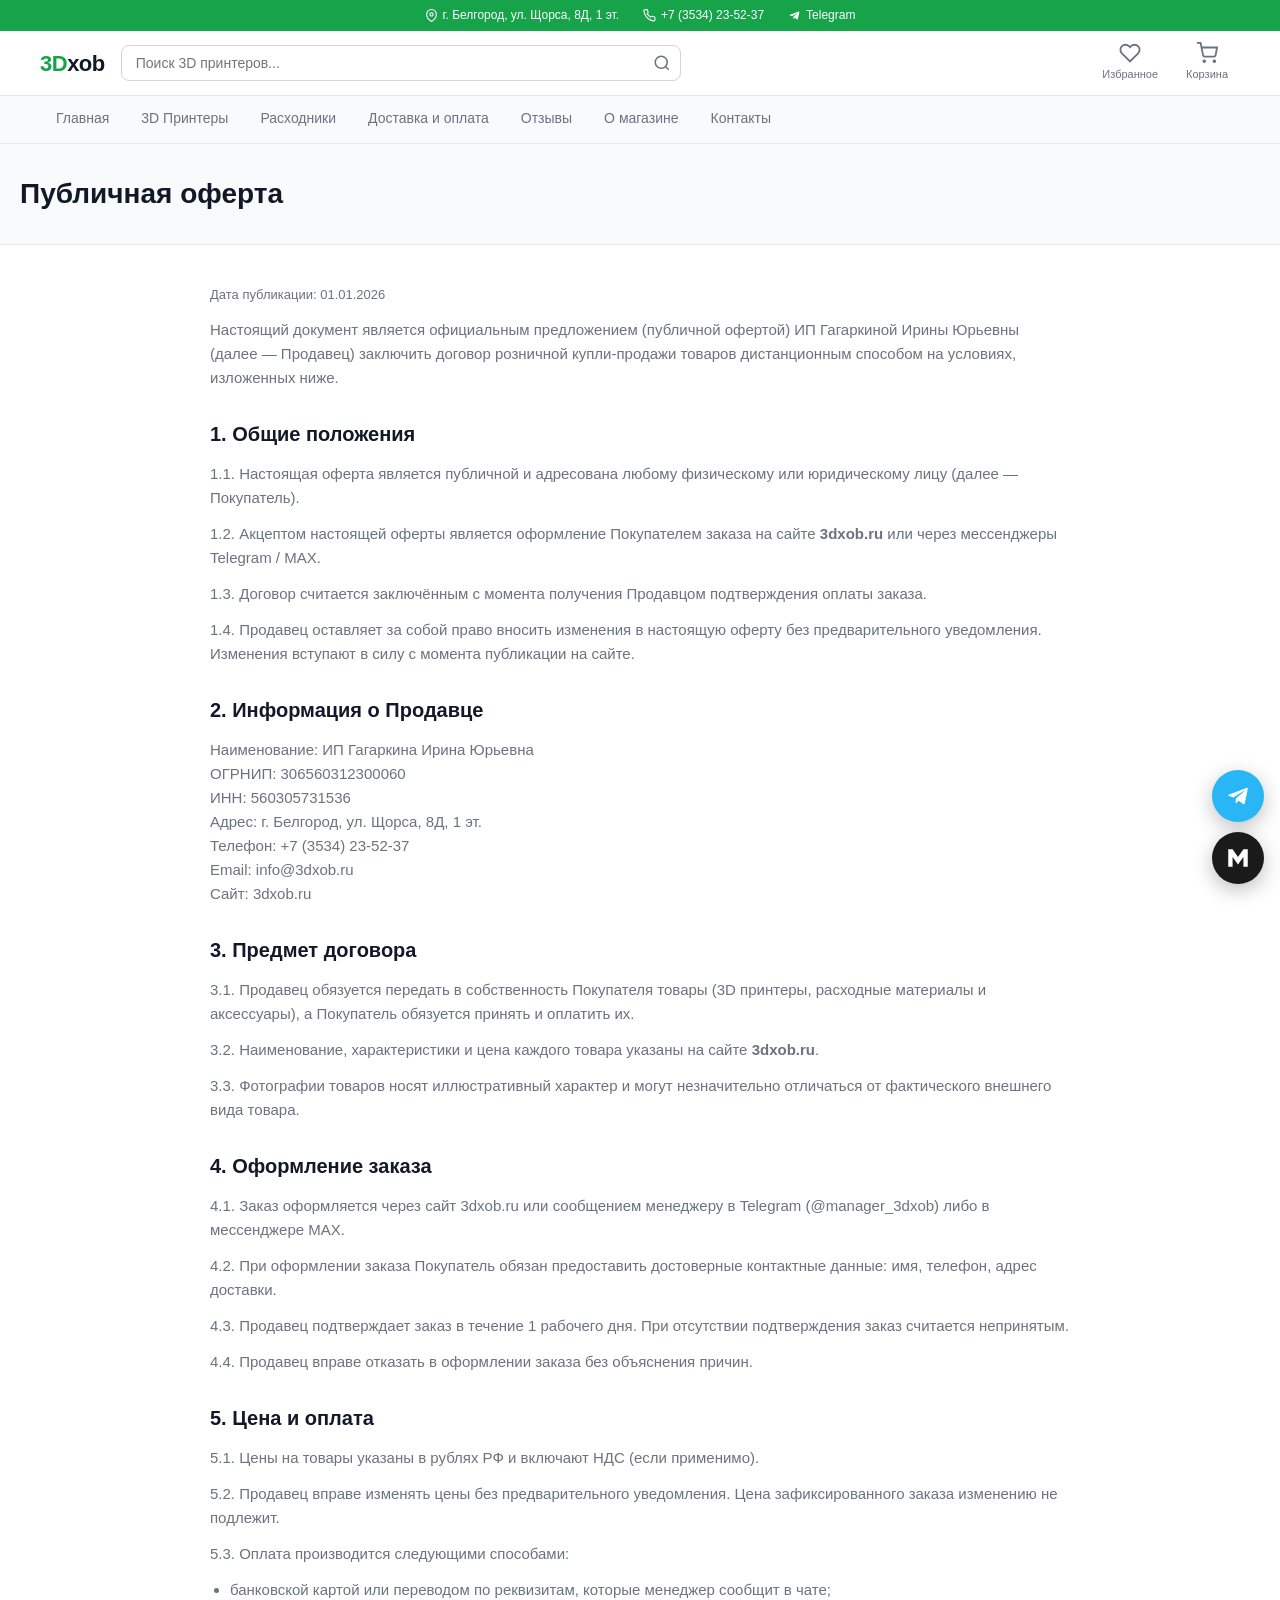
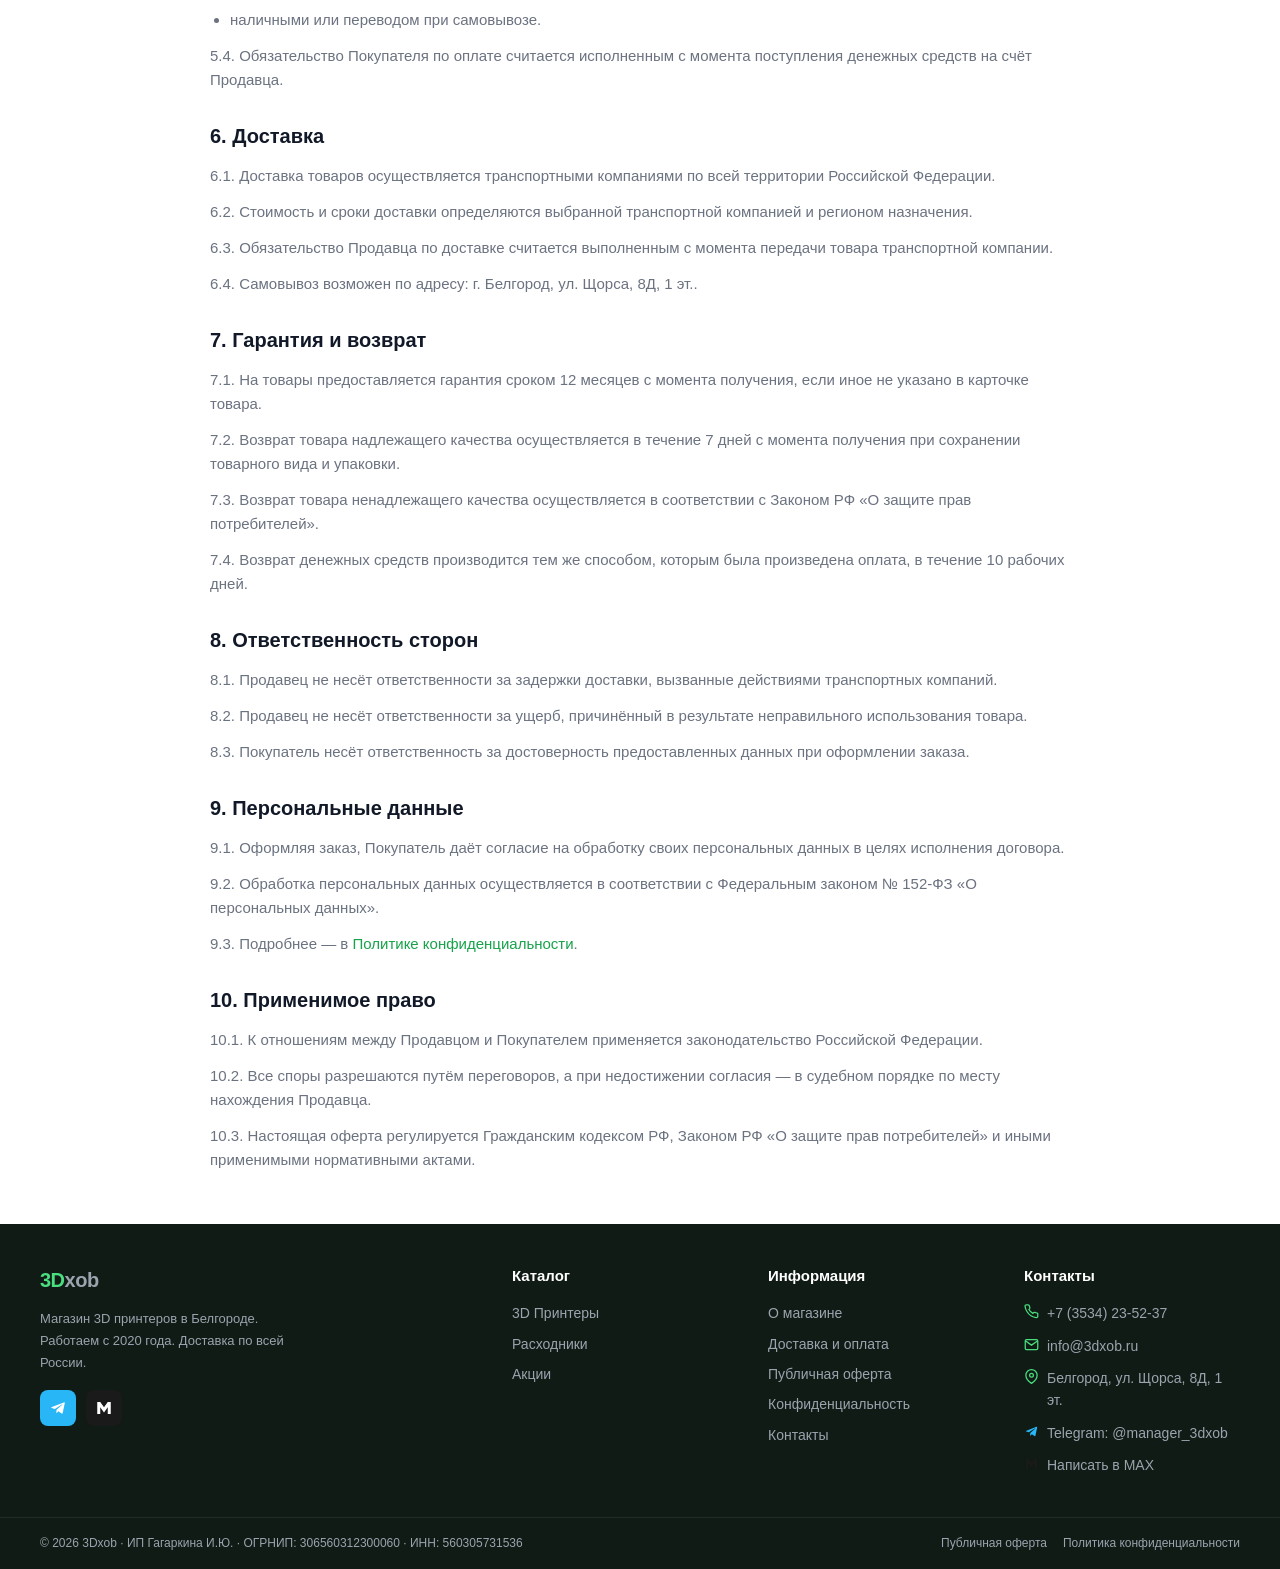
<file: pages/offer.html>
<!DOCTYPE html>
<html lang="ru">
<head>
<meta charset="UTF-8">
<meta name="viewport" content="width=device-width, initial-scale=1.0">
<link rel="canonical" href="https://www.3dxob.ru/pages/offer.html">
<meta property="og:type" content="website">
<meta property="og:title" content="Публичная оферта">
<meta property="og:description" content="Публичная оферта на продажу 3D-принтеров в магазине 3Dxob.">
<meta property="og:url" content="https://www.3dxob.ru/pages/offer.html">
<meta property="og:site_name" content="3Dxob">
<meta property="og:image" content="https://res.cloudinary.com/dldf74clk/image/upload/f_auto,q_auto,w_1200/v1779730795/photo_2026-05-22_18-40-26_dasamw.jpg">
<meta property="og:locale" content="ru_RU">
<meta name="twitter:card" content="summary_large_image">
<meta name="twitter:title" content="Публичная оферта">
<meta name="twitter:description" content="Публичная оферта на продажу 3D-принтеров в магазине 3Dxob.">
<meta name="twitter:image" content="https://res.cloudinary.com/dldf74clk/image/upload/f_auto,q_auto,w_1200/v1779730795/photo_2026-05-22_18-40-26_dasamw.jpg">
<title>Публичная оферта — 3Dxob</title>
<link rel="icon" type="image/svg+xml" href="../favicon.svg">
<link rel="stylesheet" href="../css/style.css">
<!-- Yandex.Metrika counter -->
<script type="text/javascript">
(function(m,e,t,r,i,k,a){m[i]=m[i]||function(){(m[i].a=m[i].a||[]).push(arguments)};m[i].l=1*new Date();for(var j=0;j<document.scripts.length;j++){if(document.scripts[j].src===r){return;}}k=e.createElement(t),a=e.getElementsByTagName(t)[0],k.async=1,k.src=r,a.parentNode.insertBefore(k,a)})(window,document,"script","https://mc.yandex.ru/metrika/tag.js?id=108699019","ym");
ym(108699019,"init",{ssr:true,webvisor:true,clickmap:true,ecommerce:"dataLayer",referrer:document.referrer,url:location.href,accurateTrackBounce:true,trackLinks:true});
</script>
<noscript><div><img src="https://mc.yandex.ru/watch/108699019" style="position:absolute;left:-9999px;" alt=""/></div></noscript>
<!-- /Yandex.Metrika counter -->
</head>
<body>
<div id="header-root"></div>
<div class="page-header"><h1 class="container">Публичная оферта</h1></div>

<div class="page-content">
  <p style="color:var(--text-muted);font-size:13px">Дата публикации: 01.01.2026</p>

  <p>Настоящий документ является официальным предложением (публичной офертой) ИП Гагаркиной Ирины Юрьевны (далее — Продавец) заключить договор розничной купли-продажи товаров дистанционным способом на условиях, изложенных ниже.</p>

  <h2>1. Общие положения</h2>
  <p>1.1. Настоящая оферта является публичной и адресована любому физическому или юридическому лицу (далее — Покупатель).</p>
  <p>1.2. Акцептом настоящей оферты является оформление Покупателем заказа на сайте <strong>3dxob.ru</strong> или через мессенджеры Telegram / MAX.</p>
  <p>1.3. Договор считается заключённым с момента получения Продавцом подтверждения оплаты заказа.</p>
  <p>1.4. Продавец оставляет за собой право вносить изменения в настоящую оферту без предварительного уведомления. Изменения вступают в силу с момента публикации на сайте.</p>

  <h2>2. Информация о Продавце</h2>
  <p>Наименование: ИП Гагаркина Ирина Юрьевна<br>
  ОГРНИП: 306560312300060<br>
  ИНН: 560305731536<br>
  Адрес: г. Белгород, ул. Щорса, 8Д, 1 эт.<br>
  Телефон: +7 (3534) 23-52-37<br>
  Email: info@3dxob.ru<br>
  Сайт: 3dxob.ru</p>

  <h2>3. Предмет договора</h2>
  <p>3.1. Продавец обязуется передать в собственность Покупателя товары (3D принтеры, расходные материалы и аксессуары), а Покупатель обязуется принять и оплатить их.</p>
  <p>3.2. Наименование, характеристики и цена каждого товара указаны на сайте <strong>3dxob.ru</strong>.</p>
  <p>3.3. Фотографии товаров носят иллюстративный характер и могут незначительно отличаться от фактического внешнего вида товара.</p>

  <h2>4. Оформление заказа</h2>
  <p>4.1. Заказ оформляется через сайт 3dxob.ru или сообщением менеджеру в Telegram (@manager_3dxob) либо в мессенджере MAX.</p>
  <p>4.2. При оформлении заказа Покупатель обязан предоставить достоверные контактные данные: имя, телефон, адрес доставки.</p>
  <p>4.3. Продавец подтверждает заказ в течение 1 рабочего дня. При отсутствии подтверждения заказ считается непринятым.</p>
  <p>4.4. Продавец вправе отказать в оформлении заказа без объяснения причин.</p>

  <h2>5. Цена и оплата</h2>
  <p>5.1. Цены на товары указаны в рублях РФ и включают НДС (если применимо).</p>
  <p>5.2. Продавец вправе изменять цены без предварительного уведомления. Цена зафиксированного заказа изменению не подлежит.</p>
  <p>5.3. Оплата производится следующими способами:</p>
  <ul>
    <li>банковской картой или переводом по реквизитам, которые менеджер сообщит в чате;</li>
    <li>наличными или переводом при самовывозе.</li>
  </ul>
  <p>5.4. Обязательство Покупателя по оплате считается исполненным с момента поступления денежных средств на счёт Продавца.</p>

  <h2>6. Доставка</h2>
  <p>6.1. Доставка товаров осуществляется транспортными компаниями по всей территории Российской Федерации.</p>
  <p>6.2. Стоимость и сроки доставки определяются выбранной транспортной компанией и регионом назначения.</p>
  <p>6.3. Обязательство Продавца по доставке считается выполненным с момента передачи товара транспортной компании.</p>
  <p>6.4. Самовывоз возможен по адресу: г. Белгород, ул. Щорса, 8Д, 1 эт..</p>

  <h2>7. Гарантия и возврат</h2>
  <p>7.1. На товары предоставляется гарантия сроком 12 месяцев с момента получения, если иное не указано в карточке товара.</p>
  <p>7.2. Возврат товара надлежащего качества осуществляется в течение 7 дней с момента получения при сохранении товарного вида и упаковки.</p>
  <p>7.3. Возврат товара ненадлежащего качества осуществляется в соответствии с Законом РФ «О защите прав потребителей».</p>
  <p>7.4. Возврат денежных средств производится тем же способом, которым была произведена оплата, в течение 10 рабочих дней.</p>

  <h2>8. Ответственность сторон</h2>
  <p>8.1. Продавец не несёт ответственности за задержки доставки, вызванные действиями транспортных компаний.</p>
  <p>8.2. Продавец не несёт ответственности за ущерб, причинённый в результате неправильного использования товара.</p>
  <p>8.3. Покупатель несёт ответственность за достоверность предоставленных данных при оформлении заказа.</p>

  <h2>9. Персональные данные</h2>
  <p>9.1. Оформляя заказ, Покупатель даёт согласие на обработку своих персональных данных в целях исполнения договора.</p>
  <p>9.2. Обработка персональных данных осуществляется в соответствии с Федеральным законом № 152-ФЗ «О персональных данных».</p>
  <p>9.3. Подробнее — в <a href="privacy.html" style="color:var(--green)">Политике конфиденциальности</a>.</p>

  <h2>10. Применимое право</h2>
  <p>10.1. К отношениям между Продавцом и Покупателем применяется законодательство Российской Федерации.</p>
  <p>10.2. Все споры разрешаются путём переговоров, а при недостижении согласия — в судебном порядке по месту нахождения Продавца.</p>
  <p>10.3. Настоящая оферта регулируется Гражданским кодексом РФ, Законом РФ «О защите прав потребителей» и иными применимыми нормативными актами.</p>
</div>

<div id="footer-root"></div>
<script src="../js/products.js"></script>
<script src="../js/reviews.js"></script>
<script src="../js/app.js"></script>
<script src="../js/layout.js"></script>
<script>
document.getElementById('header-root').innerHTML = renderHeader({ root: '../' });
document.getElementById('footer-root').innerHTML = renderFooter({ root: '../' });
initLayout('../');
</script>
</body>
</html>
</file>
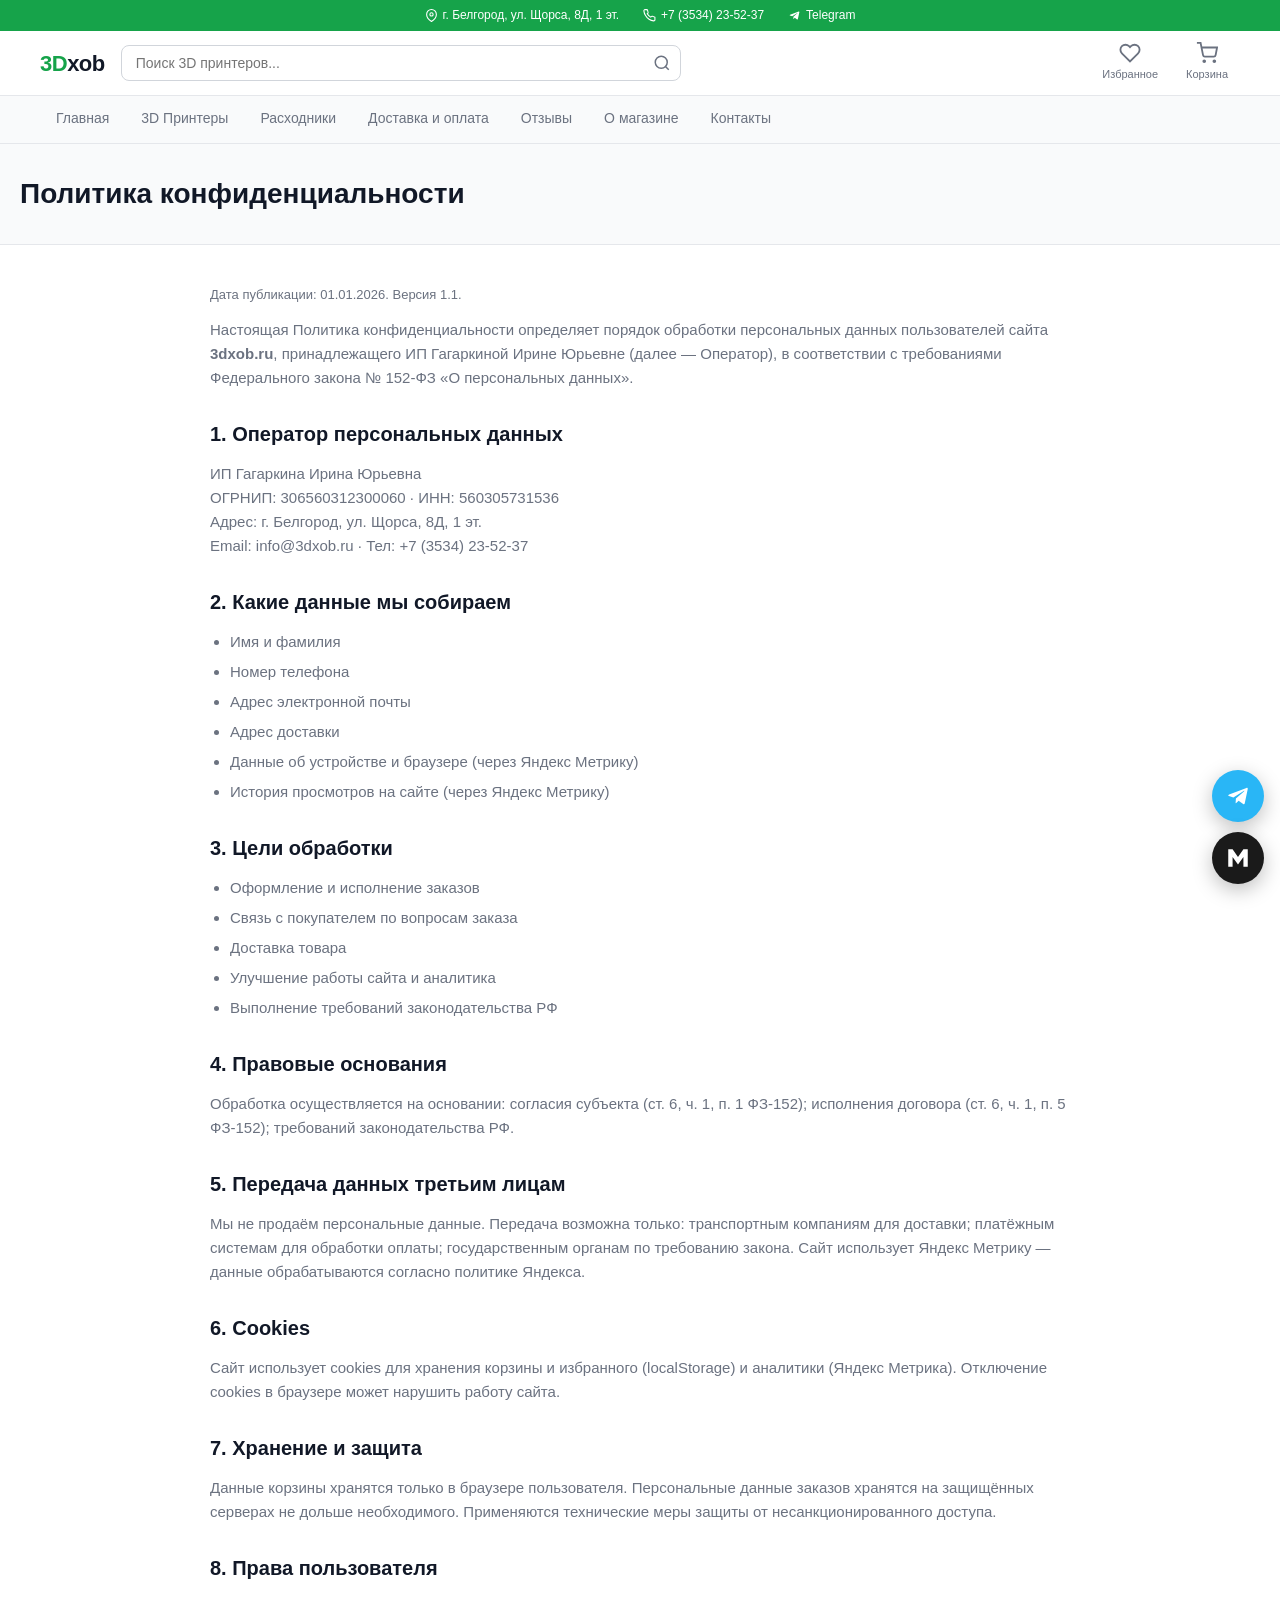
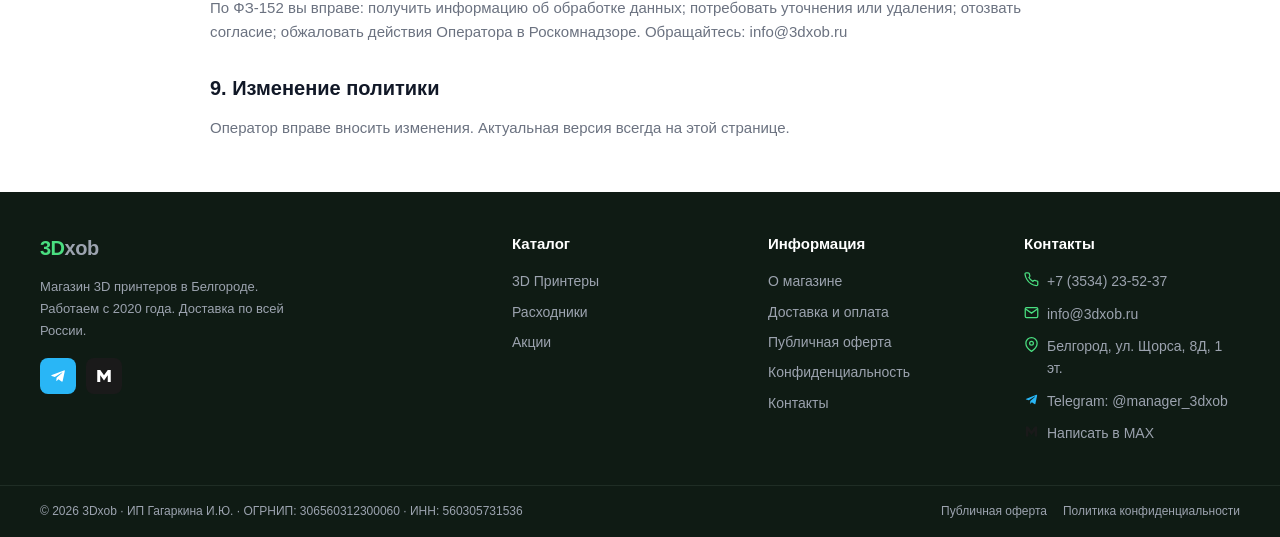
<file: pages/privacy.html>
<!DOCTYPE html>
<html lang="ru">
<head>
<meta charset="UTF-8">
<meta name="viewport" content="width=device-width, initial-scale=1.0">
<link rel="canonical" href="https://www.3dxob.ru/pages/privacy.html">
<meta property="og:type" content="website">
<meta property="og:title" content="Политика конфиденциальности">
<meta property="og:description" content="Политика конфиденциальности магазина 3Dxob.">
<meta property="og:url" content="https://www.3dxob.ru/pages/privacy.html">
<meta property="og:site_name" content="3Dxob">
<meta property="og:image" content="https://res.cloudinary.com/dldf74clk/image/upload/f_auto,q_auto,w_1200/v1779730795/photo_2026-05-22_18-40-26_dasamw.jpg">
<meta property="og:locale" content="ru_RU">
<meta name="twitter:card" content="summary_large_image">
<meta name="twitter:title" content="Политика конфиденциальности">
<meta name="twitter:description" content="Политика конфиденциальности магазина 3Dxob.">
<meta name="twitter:image" content="https://res.cloudinary.com/dldf74clk/image/upload/f_auto,q_auto,w_1200/v1779730795/photo_2026-05-22_18-40-26_dasamw.jpg">
<title>Политика конфиденциальности — 3Dxob</title>
<link rel="icon" type="image/svg+xml" href="../favicon.svg">
<link rel="stylesheet" href="../css/style.css">
<!-- Yandex.Metrika counter -->
<script type="text/javascript">
(function(m,e,t,r,i,k,a){m[i]=m[i]||function(){(m[i].a=m[i].a||[]).push(arguments)};m[i].l=1*new Date();for(var j=0;j<document.scripts.length;j++){if(document.scripts[j].src===r){return;}}k=e.createElement(t),a=e.getElementsByTagName(t)[0],k.async=1,k.src=r,a.parentNode.insertBefore(k,a)})(window,document,"script","https://mc.yandex.ru/metrika/tag.js?id=108699019","ym");
ym(108699019,"init",{ssr:true,webvisor:true,clickmap:true,ecommerce:"dataLayer",referrer:document.referrer,url:location.href,accurateTrackBounce:true,trackLinks:true});
</script>
<noscript><div><img src="https://mc.yandex.ru/watch/108699019" style="position:absolute;left:-9999px;" alt=""/></div></noscript>
<!-- /Yandex.Metrika counter -->
</head>
<body>
<div id="header-root"></div>
<div class="page-header"><h1 class="container">Политика конфиденциальности</h1></div>
<div class="page-content">
  <p style="color:var(--text-muted);font-size:13px">Дата публикации: 01.01.2026. Версия 1.1.</p>
  <p>Настоящая Политика конфиденциальности определяет порядок обработки персональных данных пользователей сайта <strong>3dxob.ru</strong>, принадлежащего ИП Гагаркиной Ирине Юрьевне (далее — Оператор), в соответствии с требованиями Федерального закона № 152-ФЗ «О персональных данных».</p>
  <h2>1. Оператор персональных данных</h2>
  <p>ИП Гагаркина Ирина Юрьевна<br>ОГРНИП: 306560312300060 · ИНН: 560305731536<br>Адрес: г. Белгород, ул. Щорса, 8Д, 1 эт.<br>Email: info@3dxob.ru · Тел: +7 (3534) 23-52-37</p>
  <h2>2. Какие данные мы собираем</h2>
  <ul>
    <li>Имя и фамилия</li>
    <li>Номер телефона</li>
    <li>Адрес электронной почты</li>
    <li>Адрес доставки</li>
    <li>Данные об устройстве и браузере (через Яндекс Метрику)</li>
    <li>История просмотров на сайте (через Яндекс Метрику)</li>
  </ul>
  <h2>3. Цели обработки</h2>
  <ul>
    <li>Оформление и исполнение заказов</li>
    <li>Связь с покупателем по вопросам заказа</li>
    <li>Доставка товара</li>
    <li>Улучшение работы сайта и аналитика</li>
    <li>Выполнение требований законодательства РФ</li>
  </ul>
  <h2>4. Правовые основания</h2>
  <p>Обработка осуществляется на основании: согласия субъекта (ст. 6, ч. 1, п. 1 ФЗ-152); исполнения договора (ст. 6, ч. 1, п. 5 ФЗ-152); требований законодательства РФ.</p>
  <h2>5. Передача данных третьим лицам</h2>
  <p>Мы не продаём персональные данные. Передача возможна только: транспортным компаниям для доставки; платёжным системам для обработки оплаты; государственным органам по требованию закона. Сайт использует Яндекс Метрику — данные обрабатываются согласно политике Яндекса.</p>
  <h2>6. Cookies</h2>
  <p>Сайт использует cookies для хранения корзины и избранного (localStorage) и аналитики (Яндекс Метрика). Отключение cookies в браузере может нарушить работу сайта.</p>
  <h2>7. Хранение и защита</h2>
  <p>Данные корзины хранятся только в браузере пользователя. Персональные данные заказов хранятся на защищённых серверах не дольше необходимого. Применяются технические меры защиты от несанкционированного доступа.</p>
  <h2>8. Права пользователя</h2>
  <p>По ФЗ-152 вы вправе: получить информацию об обработке данных; потребовать уточнения или удаления; отозвать согласие; обжаловать действия Оператора в Роскомнадзоре. Обращайтесь: info@3dxob.ru</p>
  <h2>9. Изменение политики</h2>
  <p>Оператор вправе вносить изменения. Актуальная версия всегда на этой странице.</p>
</div>
<div id="footer-root"></div>
<script src="../js/products.js"></script>
<script src="../js/reviews.js"></script>
<script src="../js/app.js"></script>
<script src="../js/layout.js"></script>
<script>
document.getElementById('header-root').innerHTML = renderHeader({ root: '../' });
document.getElementById('footer-root').innerHTML = renderFooter({ root: '../' });
initLayout('../');
</script>
</body>
</html>
</file>
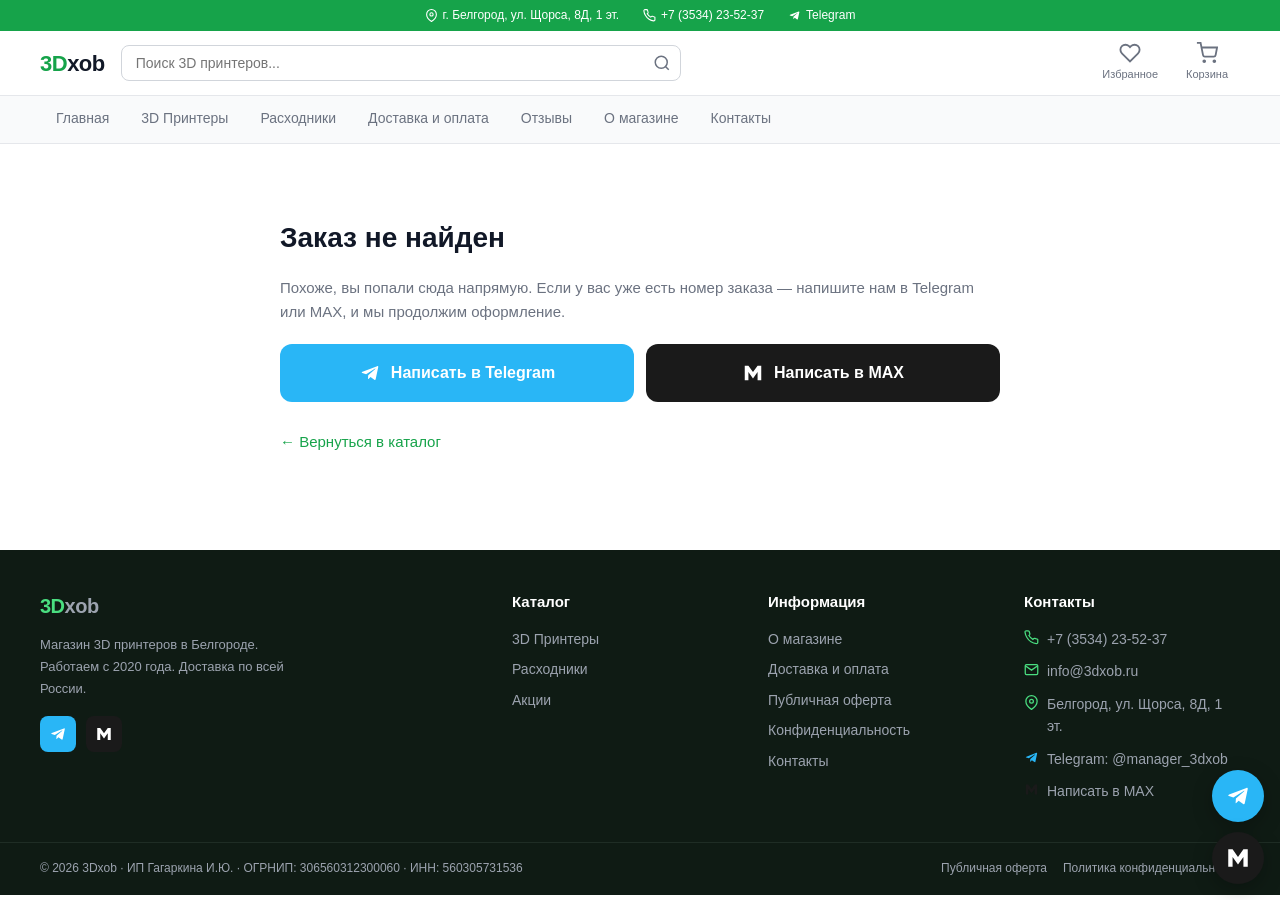
<file: pages/success.html>
<!DOCTYPE html>
<html lang="ru">
<head>
<meta charset="UTF-8">
<meta name="viewport" content="width=device-width, initial-scale=1.0">
<meta name="robots" content="noindex, follow">
<link rel="canonical" href="https://www.3dxob.ru/pages/success.html">
<meta property="og:type" content="website">
<meta property="og:title" content="Заказ оформлен">
<meta property="og:description" content="Заказ успешно оформлен в магазине 3Dxob.">
<meta property="og:url" content="https://www.3dxob.ru/pages/success.html">
<meta property="og:site_name" content="3Dxob">
<meta property="og:image" content="https://res.cloudinary.com/dldf74clk/image/upload/f_auto,q_auto,w_1200/v1779730795/photo_2026-05-22_18-40-26_dasamw.jpg">
<meta property="og:locale" content="ru_RU">
<meta name="twitter:card" content="summary_large_image">
<meta name="twitter:title" content="Заказ оформлен">
<meta name="twitter:description" content="Заказ успешно оформлен в магазине 3Dxob.">
<meta name="twitter:image" content="https://res.cloudinary.com/dldf74clk/image/upload/f_auto,q_auto,w_1200/v1779730795/photo_2026-05-22_18-40-26_dasamw.jpg">
<title>Заказ оформлен — 3Dxob</title>
<link rel="icon" type="image/svg+xml" href="../favicon.svg">
<link rel="stylesheet" href="../css/style.css">
<!-- Yandex.Metrika counter -->
<script type="text/javascript">
(function(m,e,t,r,i,k,a){m[i]=m[i]||function(){(m[i].a=m[i].a||[]).push(arguments)};m[i].l=1*new Date();for(var j=0;j<document.scripts.length;j++){if(document.scripts[j].src===r){return;}}k=e.createElement(t),a=e.getElementsByTagName(t)[0],k.async=1,k.src=r,a.parentNode.insertBefore(k,a)})(window,document,"script","https://mc.yandex.ru/metrika/tag.js?id=108699019","ym");
ym(108699019,"init",{ssr:true,webvisor:true,clickmap:true,ecommerce:"dataLayer",referrer:document.referrer,url:location.href,accurateTrackBounce:true,trackLinks:true});
</script>
<noscript><div><img src="https://mc.yandex.ru/watch/108699019" style="position:absolute;left:-9999px;" alt=""/></div></noscript>
<!-- /Yandex.Metrika counter -->
</head>
<body>
<div id="header-root"></div>

<section class="section">
  <div class="container">
    <div class="success-wrap" id="success-root">
      <!-- Контент рендерится из JS -->
    </div>
  </div>
</section>

<div id="footer-root"></div>
<script src="../js/products.js"></script>
<script src="../js/reviews.js"></script>
<script src="../js/app.js"></script>
<script src="../js/layout.js"></script>
<script>
document.getElementById('header-root').innerHTML = renderHeader({ root: '../' });
document.getElementById('footer-root').innerHTML = renderFooter({ root: '../' });
initLayout('../');

(function () {
  const TG_URL  = window.TG_URL  || 'https://t.me/manager_3dxob';
  const MAX_URL = window.MAX_URL || 'https://max.ru/u/f9LHodD0cOLbPms83NhpLUuBMuNHSX0ACmj8j15deTMlhrJ55qC9Y1KHtdQ';
  const SITE    = '3dxob.ru';
  const root    = document.getElementById('success-root');

  let order;
  try { order = JSON.parse(sessionStorage.getItem('gg_last_order')); } catch (e) { order = null; }

  if (!order || !order.orderNumber) {
    root.innerHTML = `
      <h1 class="success-title">Заказ не найден</h1>
      <p style="color:var(--text-muted);margin-bottom:20px">Похоже, вы попали сюда напрямую. Если у вас уже есть номер заказа — напишите нам в Telegram или MAX, и мы продолжим оформление.</p>
      <div class="success-cta-row">
        <a class="success-cta-btn success-cta-btn--tg" href="${TG_URL}" target="_blank" rel="noopener">
          <svg viewBox="0 0 24 24" fill="currentColor"><path d="M9.78 18.65l.28-4.23 7.68-6.92c.34-.31-.07-.46-.52-.19L7.74 13.3 3.64 12c-.88-.25-.89-.86.2-1.3l15.97-6.16c.73-.33 1.43.18 1.15 1.3l-2.72 12.81c-.19.91-.74 1.13-1.5.71L12.6 16.3l-1.99 1.93c-.23.23-.42.42-.83.42z"/></svg>
          Написать в Telegram
        </a>
        <a class="success-cta-btn success-cta-btn--max" href="${MAX_URL}" target="_blank" rel="noopener">
          <svg viewBox="0 0 24 24" fill="currentColor"><path d="M3 4h4l5 7 5-7h4v16h-4V11l-5 7-5-7v9H3V4z"/></svg>
          Написать в MAX
        </a>
      </div>
      <a class="success-back" href="../index.html">← Вернуться в каталог</a>
    `;
    return;
  }

  // Метрика
  try { if (typeof ym === 'function') ym(108699019, 'reachGoal', 'order_success_view'); } catch (e) {}

  const items = order.items || [];
  const total = order.total || 0;

  // Текст для готового сообщения в мессенджер
  const itemsTextLines = items.map(i => `• ${i.name} × ${i.qty} = ${(i.price * i.qty).toLocaleString('ru-RU')} ₽`);
  const messageText = [
    `Здравствуйте! Я оформил заказ ${order.orderNumber} на сайте ${SITE}.`,
    '',
    'Состав:',
    ...itemsTextLines,
    '',
    `Итого: ${total.toLocaleString('ru-RU')} ₽`,
    '',
    'Подскажите, что дальше?'
  ].join('\n');
  const encodedMsg = encodeURIComponent(messageText);

  const tgHref  = TG_URL  + '?text=' + encodedMsg;
  const maxHref = MAX_URL + '?text=' + encodedMsg;

  const pendingWarning = order.isPending ? `
    <div class="success-warning">
      <svg width="20" height="20" viewBox="0 0 24 24" fill="none" stroke="currentColor" stroke-width="2" style="flex-shrink:0;color:#92400e"><path d="M10.29 3.86 1.82 18a2 2 0 0 0 1.71 3h16.94a2 2 0 0 0 1.71-3L13.71 3.86a2 2 0 0 0-3.42 0z"/><line x1="12" y1="9" x2="12" y2="13"/><line x1="12" y1="17" x2="12.01" y2="17"/></svg>
      <span>Сервер сейчас недоступен — мы присвоили заказу временный номер. <strong>Обязательно напишите нам в Telegram или MAX</strong>, чтобы мы зафиксировали его вручную.</span>
    </div>
  ` : '';

  const itemsListHtml = items.map(i => `
    <li>
      <div>
        <span class="success-summary-name">${escapeHtml(i.name)}</span>
        <span class="success-summary-qty">× ${i.qty}</span>
      </div>
      <span class="success-summary-price">${(i.price * i.qty).toLocaleString('ru-RU')} ₽</span>
    </li>
  `).join('');

  root.innerHTML = `
    <h1 class="success-title">
      <svg width="28" height="28" viewBox="0 0 24 24" fill="none" stroke="currentColor" stroke-width="2.5"><polyline points="20 6 9 17 4 12"/></svg>
      Заказ оформлен
    </h1>

    <div class="success-callout">
      <svg width="22" height="22" viewBox="0 0 24 24" fill="none" stroke="currentColor" stroke-width="2"><path d="M21 11.5a8.38 8.38 0 0 1-.9 3.8 8.5 8.5 0 0 1-7.6 4.7 8.38 8.38 0 0 1-3.8-.9L3 21l1.9-5.7a8.38 8.38 0 0 1-.9-3.8 8.5 8.5 0 0 1 4.7-7.6 8.38 8.38 0 0 1 3.8-.9h.5a8.48 8.48 0 0 1 8 8v.5z"/></svg>
      <span><strong>Напишите нам номер заказа в Telegram или MAX</strong>, чтобы мы начали сборку. Сами мы не звоним — заказ подтверждается только после вашего сообщения.</span>
    </div>

    ${pendingWarning}

    <div class="success-order-card">
      <div>
        <div class="success-order-label">Номер заказа</div>
        <div class="success-order-number" id="order-number">${order.orderNumber}</div>
      </div>
      <button class="success-copy-btn" onclick="copyOrderNumber(this)">
        <svg width="16" height="16" viewBox="0 0 24 24" fill="none" stroke="currentColor" stroke-width="2"><rect x="9" y="9" width="13" height="13" rx="2" ry="2"/><path d="M5 15H4a2 2 0 0 1-2-2V4a2 2 0 0 1 2-2h9a2 2 0 0 1 2 2v1"/></svg>
        <span class="copy-label">Скопировать</span>
      </button>
    </div>

    <div class="success-cta-row">
      <a class="success-cta-btn success-cta-btn--tg" href="${tgHref}" target="_blank" rel="noopener" onclick="trackContact('tg')">
        <svg viewBox="0 0 24 24" fill="currentColor"><path d="M9.78 18.65l.28-4.23 7.68-6.92c.34-.31-.07-.46-.52-.19L7.74 13.3 3.64 12c-.88-.25-.89-.86.2-1.3l15.97-6.16c.73-.33 1.43.18 1.15 1.3l-2.72 12.81c-.19.91-.74 1.13-1.5.71L12.6 16.3l-1.99 1.93c-.23.23-.42.42-.83.42z"/></svg>
        Написать в Telegram
      </a>
      <a class="success-cta-btn success-cta-btn--max" href="${maxHref}" target="_blank" rel="noopener" onclick="trackContact('max')">
        <svg viewBox="0 0 24 24" fill="currentColor"><path d="M3 4h4l5 7 5-7h4v16h-4V11l-5 7-5-7v9H3V4z"/></svg>
        Написать в MAX
      </a>
    </div>

    <div class="success-summary">
      <h3>Состав заказа</h3>
      <ul class="success-summary-list">${itemsListHtml}</ul>
      <div class="success-summary-total">
        <span>Итого:</span>
        <span>${total.toLocaleString('ru-RU')} ₽</span>
      </div>
    </div>

    <a class="success-back" href="../index.html">← Вернуться в каталог</a>
  `;

  function escapeHtml(s) {
    return String(s).replace(/[&<>"']/g, ch => ({'&':'&amp;','<':'&lt;','>':'&gt;','"':'&quot;',"'":'&#39;'}[ch]));
  }
})();

function copyOrderNumber(btn) {
  const num = document.getElementById('order-number').textContent.trim();
  const label = btn.querySelector('.copy-label');
  const setCopied = () => {
    btn.classList.add('copied');
    label.textContent = 'Скопировано';
    setTimeout(() => { btn.classList.remove('copied'); label.textContent = 'Скопировать'; }, 2000);
  };
  if (navigator.clipboard && navigator.clipboard.writeText) {
    navigator.clipboard.writeText(num).then(setCopied).catch(() => fallbackCopy(num, setCopied));
  } else {
    fallbackCopy(num, setCopied);
  }
}
function fallbackCopy(text, done) {
  const ta = document.createElement('textarea');
  ta.value = text; ta.style.position = 'fixed'; ta.style.left = '-9999px';
  document.body.appendChild(ta); ta.select();
  try { document.execCommand('copy'); done(); } catch (e) {}
  document.body.removeChild(ta);
}
function trackContact(kind) {
  try { if (typeof ym === 'function') ym(108699019, 'reachGoal', kind === 'tg' ? 'contact_tg' : 'contact_max'); } catch (e) {}
}
</script>
</body>
</html>
</file>
<file: css/style.css>
:root {
  --green: #16a34a;
  --green-dark: #15803d;
  --green-light: #dcfce7;
  --green-mid: #86efac;
  --accent: #22c55e;
  --text: #111827;
  --text-muted: #6b7280;
  --text-light: #9ca3af;
  --bg: #ffffff;
  --bg-gray: #f9fafb;
  --bg-card: #ffffff;
  --border: #e5e7eb;
  --border-dark: #d1d5db;
  --shadow: 0 1px 3px rgba(0,0,0,0.08), 0 1px 2px rgba(0,0,0,0.04);
  --shadow-md: 0 4px 12px rgba(0,0,0,0.1);
  --radius: 10px;
  --radius-sm: 6px;
  --radius-lg: 14px;
}

* { box-sizing: border-box; margin: 0; padding: 0; }
html { scroll-behavior: smooth; overflow-x: hidden; }
body { font-family: -apple-system, BlinkMacSystemFont, 'Segoe UI', Roboto, sans-serif; color: var(--text); background: var(--bg); font-size: 15px; line-height: 1.6; overflow-x: hidden; max-width: 100vw; }
a { color: inherit; text-decoration: none; }
img { max-width: 100%; display: block; }
button { cursor: pointer; font-family: inherit; }

/* HEADER */
.header { background: #fff; border-bottom: 1px solid var(--border); position: sticky; top: 0; z-index: 100; }
.header-top { background: var(--green); color: #fff; text-align: center; font-size: 13px; padding: 6px 16px; }
.header-main { max-width: 1240px; margin: 0 auto; padding: 0 20px; display: flex; align-items: center; gap: 16px; height: 64px; }
.logo { font-size: 22px; font-weight: 700; color: var(--green); letter-spacing: -0.5px; flex-shrink: 0; }
.logo span { color: var(--text); }
.search-wrap { flex: 1; max-width: 560px; position: relative; }
.search-wrap input { width: 100%; border: 1.5px solid var(--border-dark); border-radius: 8px; padding: 9px 44px 9px 14px; font-size: 14px; outline: none; transition: border-color .15s; }
.search-wrap input:focus { border-color: var(--green); }
.search-wrap button { position: absolute; right: 10px; top: 50%; transform: translateY(-50%); background: none; border: none; color: var(--text-muted); display: flex; }
.header-actions { display: flex; align-items: center; gap: 4px; margin-left: auto; }
.header-btn { display: flex; flex-direction: column; align-items: center; gap: 2px; padding: 8px 12px; border: none; background: none; color: var(--text-muted); font-size: 11px; border-radius: var(--radius-sm); transition: color .15s, background .15s; position: relative; }
.header-btn:hover { color: var(--green); background: var(--green-light); }
.header-btn svg { width: 22px; height: 22px; }
.badge { position: absolute; top: 4px; right: 8px; background: var(--green); color: #fff; font-size: 10px; font-weight: 700; min-width: 17px; height: 17px; border-radius: 9px; display: flex; align-items: center; justify-content: center; padding: 0 4px; }

/* NAV */
.nav { background: var(--bg-gray); border-bottom: 1px solid var(--border); }
.nav-inner { max-width: 1240px; margin: 0 auto; padding: 0 20px; display: flex; gap: 0; overflow-x: auto; scrollbar-width: none; }
.nav-inner::-webkit-scrollbar { display: none; }
.nav-link { padding: 11px 16px; font-size: 14px; color: var(--text-muted); white-space: nowrap; border-bottom: 2px solid transparent; transition: color .15s, border-color .15s; }
.nav-link:hover, .nav-link.active { color: var(--green); border-bottom-color: var(--green); }

/* HERO (legacy classes kept for .btn usage outside hero) */
.btn { display: inline-flex; align-items: center; gap: 8px; padding: 12px 24px; border-radius: var(--radius); font-size: 15px; font-weight: 500; border: none; transition: all .15s; }
.btn-primary { background: var(--accent); color: #fff; }
.btn-primary:hover { background: var(--green-dark); }
.btn-outline { background: rgba(255,255,255,0.1); color: #fff; border: 1.5px solid rgba(255,255,255,0.35); }
.btn-outline:hover { background: rgba(255,255,255,0.2); }

/* SECTIONS */
.section { padding: 48px 20px; }
.section-gray { background: var(--bg-gray); }
.container { max-width: 1240px; margin: 0 auto; }
.section-head { display: flex; align-items: center; justify-content: space-between; margin-bottom: 28px; flex-wrap: wrap; gap: 12px; }
.section-title { font-size: 22px; font-weight: 700; }
.section-title span { color: var(--green); }
.link-more { color: var(--green); font-size: 14px; font-weight: 500; }
.link-more:hover { text-decoration: underline; }

/* CATEGORIES */
.cat-grid { display: grid; grid-template-columns: repeat(auto-fill, minmax(160px, 1fr)); gap: 16px; }
.cat-card { background: var(--bg-card); border: 1.5px solid var(--border); border-radius: var(--radius-lg); padding: 20px 16px; text-align: center; transition: border-color .15s, box-shadow .15s; cursor: pointer; }
.cat-card:hover { border-color: var(--green); box-shadow: var(--shadow-md); }
.cat-icon { font-size: 36px; margin-bottom: 10px; }
.cat-name { font-size: 14px; font-weight: 600; color: var(--text); }
.cat-count { font-size: 12px; color: var(--text-muted); margin-top: 3px; }

/* PRODUCT GRID */
.product-grid { display: grid; grid-template-columns: repeat(auto-fill, minmax(220px, 1fr)); gap: 18px; }
.product-card { background: var(--bg-card); border: 1.5px solid var(--border); border-radius: var(--radius-lg); overflow: hidden; transition: box-shadow .15s, border-color .15s; position: relative; display: flex; flex-direction: column; }
.product-card:hover { box-shadow: var(--shadow-md); border-color: var(--green-mid); }
.card-img { aspect-ratio: 1; overflow: hidden; background: var(--bg-gray); position: relative; }
.card-img img { width: 100%; height: 100%; object-fit: contain; padding: 12px; transition: transform .2s; }
.product-card:hover .card-img img { transform: scale(1.04); }
.card-badges { position: absolute; top: 8px; left: 8px; display: flex; flex-direction: column; gap: 4px; }
.badge-discount { background: #ef4444; color: #fff; font-size: 11px; font-weight: 700; padding: 2px 7px; border-radius: 4px; }
.badge-new { background: var(--green); color: #fff; font-size: 11px; font-weight: 700; padding: 2px 7px; border-radius: 4px; }
.card-fav { position: absolute; top: 8px; right: 8px; background: #fff; border: 1.5px solid var(--border); border-radius: 50%; width: 32px; height: 32px; display: flex; align-items: center; justify-content: center; cursor: pointer; transition: border-color .15s; }
.card-fav:hover, .card-fav.active { border-color: #ef4444; color: #ef4444; }
.card-fav.active svg { fill: #ef4444; }
.card-body { padding: 12px 14px 14px; flex: 1; display: flex; flex-direction: column; }
.card-brand { font-size: 11px; color: var(--text-muted); text-transform: uppercase; letter-spacing: .5px; margin-bottom: 4px; }
.card-name { font-size: 14px; font-weight: 500; color: var(--text); line-height: 1.4; margin-bottom: 8px; flex: 1; }
.card-name a:hover { color: var(--green); }
.card-tech { font-size: 12px; color: var(--green-dark); background: var(--green-light); padding: 2px 8px; border-radius: 4px; display: inline-block; margin-bottom: 10px; }
.card-price { display: flex; align-items: baseline; gap: 8px; margin-bottom: 10px; }
.price-current { font-size: 18px; font-weight: 700; color: var(--text); }
.price-old { font-size: 13px; color: var(--text-light); text-decoration: line-through; }
.card-actions { display: flex; gap: 8px; }
.btn-cart { flex: 1; background: var(--green); color: #fff; border: none; border-radius: var(--radius-sm); padding: 9px 12px; font-size: 13px; font-weight: 500; transition: background .15s; display: flex; align-items: center; justify-content: center; gap: 6px; }
.btn-cart:hover { background: var(--green-dark); }
.btn-cart.added { background: var(--green-dark); }

/* FILTERS SIDEBAR */
.catalog-layout { display: grid; grid-template-columns: 240px 1fr; gap: 24px; align-items: start; }
.filters { background: var(--bg-card); border: 1.5px solid var(--border); border-radius: var(--radius-lg); padding: 20px; position: sticky; top: 80px; }
.filter-title { font-size: 16px; font-weight: 700; margin-bottom: 16px; display: flex; align-items: center; justify-content: space-between; }
.filter-reset { font-size: 12px; color: var(--green); font-weight: 400; cursor: pointer; }
.filter-group { margin-bottom: 20px; border-bottom: 1px solid var(--border); padding-bottom: 16px; }
.filter-group:last-child { border-bottom: none; margin-bottom: 0; padding-bottom: 0; }
.filter-group-title { font-size: 13px; font-weight: 600; color: var(--text-muted); text-transform: uppercase; letter-spacing: .5px; margin-bottom: 10px; }
.filter-check { display: flex; align-items: center; gap: 8px; padding: 4px 0; cursor: pointer; font-size: 14px; }
.filter-check input { accent-color: var(--green); width: 15px; height: 15px; }
.price-range { display: flex; gap: 8px; }
.price-range input { flex: 1; border: 1.5px solid var(--border-dark); border-radius: var(--radius-sm); padding: 7px 10px; font-size: 13px; outline: none; }
.price-range input:focus { border-color: var(--green); }

/* SORT BAR */
.sort-bar { display: flex; align-items: center; justify-content: space-between; gap: 12px; margin-bottom: 18px; flex-wrap: wrap; }
.sort-bar-left { font-size: 14px; color: var(--text-muted); }
.sort-bar-left strong { color: var(--text); }
.sort-select { border: 1.5px solid var(--border-dark); border-radius: var(--radius-sm); padding: 7px 12px; font-size: 14px; outline: none; cursor: pointer; }
.sort-select:focus { border-color: var(--green); }

/* PAGINATION */
.pagination { display: flex; justify-content: center; gap: 6px; margin-top: 32px; }
.page-btn { width: 38px; height: 38px; border: 1.5px solid var(--border-dark); border-radius: var(--radius-sm); background: #fff; font-size: 14px; display: flex; align-items: center; justify-content: center; cursor: pointer; transition: all .15s; }
.page-btn:hover { border-color: var(--green); color: var(--green); }
.page-btn.active { background: var(--green); color: #fff; border-color: var(--green); }
.page-btn:disabled { opacity: .4; cursor: default; }

/* PRODUCT PAGE */
.product-layout { display: grid; grid-template-columns: 1fr 1fr; gap: 40px; align-items: start; }
.gallery { position: sticky; top: 80px; }
.gallery-main { border: 1.5px solid var(--border); border-radius: var(--radius-lg); overflow: hidden; background: var(--bg-gray); aspect-ratio: 1; cursor: zoom-in; }
.gallery-main img { width: 100%; height: 100%; object-fit: contain; padding: 20px; transition: transform .2s; }
.gallery-main:hover img { transform: scale(1.05); }
.gallery-thumbs { display: flex; gap: 8px; margin-top: 10px; overflow-x: auto; padding-bottom: 4px; }
.gallery-thumb { width: 72px; height: 72px; flex-shrink: 0; border: 2px solid var(--border); border-radius: var(--radius-sm); overflow: hidden; cursor: pointer; transition: border-color .15s; background: var(--bg-gray); }
.gallery-thumb:hover, .gallery-thumb.active { border-color: var(--green); }
.gallery-thumb img { width: 100%; height: 100%; object-fit: contain; padding: 4px; }
.product-info-title { font-size: 24px; font-weight: 700; line-height: 1.3; margin-bottom: 12px; }
.product-meta { display: flex; gap: 12px; align-items: center; margin-bottom: 18px; flex-wrap: wrap; }
.product-brand { background: var(--green-light); color: var(--green-dark); font-size: 13px; font-weight: 600; padding: 4px 12px; border-radius: 20px; }
.product-tech { border: 1.5px solid var(--border-dark); color: var(--text-muted); font-size: 13px; padding: 4px 12px; border-radius: 20px; }
.product-price-block { background: var(--bg-gray); border-radius: var(--radius); padding: 18px; margin-bottom: 20px; }
.product-price-current { font-size: 32px; font-weight: 700; color: var(--text); }
.product-price-old { font-size: 16px; color: var(--text-light); text-decoration: line-through; margin-left: 10px; }
.product-price-save { display: inline-block; background: #fef2f2; color: #ef4444; font-size: 13px; font-weight: 600; padding: 3px 10px; border-radius: 4px; margin-top: 6px; }
.product-stock { display: flex; align-items: center; gap: 6px; font-size: 14px; margin-top: 10px; }
.stock-dot { width: 8px; height: 8px; border-radius: 50%; background: var(--accent); }
.product-btns { display: flex; gap: 12px; margin-bottom: 20px; }
.btn-buy { flex: 1; background: var(--green); color: #fff; border: none; border-radius: var(--radius); padding: 14px 20px; font-size: 16px; font-weight: 600; transition: background .15s; }
.btn-buy:hover { background: var(--green-dark); }
.btn-fav-product { padding: 14px; border: 1.5px solid var(--border-dark); border-radius: var(--radius); background: #fff; transition: all .15s; }
.btn-fav-product:hover, .btn-fav-product.active { border-color: #ef4444; color: #ef4444; }
.product-delivery { display: flex; flex-direction: column; gap: 8px; }
.delivery-item { display: flex; align-items: center; gap: 10px; font-size: 14px; color: var(--text-muted); }
.delivery-item svg { color: var(--green); flex-shrink: 0; }

/* TABS */
.tabs { border-bottom: 1.5px solid var(--border); display: flex; gap: 0; overflow-x: auto; }
.tab-btn { padding: 12px 20px; font-size: 15px; font-weight: 500; color: var(--text-muted); background: none; border: none; border-bottom: 2px solid transparent; margin-bottom: -1.5px; white-space: nowrap; transition: color .15s, border-color .15s; }
.tab-btn.active { color: var(--green); border-bottom-color: var(--green); }
.tab-content { padding: 24px 0; display: none; }
.tab-content.active { display: block; }
.specs-table { width: 100%; border-collapse: collapse; }
.specs-table tr:nth-child(even) td { background: var(--bg-gray); }
.specs-table td { padding: 9px 14px; font-size: 14px; border-bottom: 1px solid var(--border); }
.specs-table td:first-child { color: var(--text-muted); width: 45%; }

/* CART */
.cart-layout { display: grid; grid-template-columns: 1fr 340px; gap: 24px; align-items: start; }
.cart-items { display: flex; flex-direction: column; gap: 12px; }
.cart-item { background: #fff; border: 1.5px solid var(--border); border-radius: var(--radius-lg); padding: 16px; display: flex; gap: 16px; align-items: center; }
.cart-item-img { width: 80px; height: 80px; border-radius: var(--radius-sm); border: 1px solid var(--border); overflow: hidden; flex-shrink: 0; background: var(--bg-gray); }
.cart-item-img img { width: 100%; height: 100%; object-fit: contain; padding: 4px; }
.cart-item-info { flex: 1; }
.cart-item-name { font-size: 15px; font-weight: 500; margin-bottom: 4px; }
.cart-item-brand { font-size: 12px; color: var(--text-muted); }
.cart-item-price { font-size: 18px; font-weight: 700; white-space: nowrap; }
.qty-control { display: flex; align-items: center; gap: 0; border: 1.5px solid var(--border-dark); border-radius: var(--radius-sm); overflow: hidden; }
.qty-btn { width: 32px; height: 32px; background: var(--bg-gray); border: none; font-size: 18px; display: flex; align-items: center; justify-content: center; transition: background .15s; }
.qty-btn:hover { background: var(--green-light); color: var(--green); }
.qty-val { width: 36px; text-align: center; font-size: 15px; font-weight: 500; }
.cart-remove { background: none; border: none; color: var(--text-light); padding: 4px; transition: color .15s; }
.cart-remove:hover { color: #ef4444; }
.order-summary { background: #fff; border: 1.5px solid var(--border); border-radius: var(--radius-lg); padding: 20px; position: sticky; top: 80px; }
.order-summary h3 { font-size: 17px; font-weight: 700; margin-bottom: 16px; }
.summary-row { display: flex; justify-content: space-between; font-size: 14px; padding: 8px 0; border-bottom: 1px solid var(--border); }
.summary-row:last-of-type { border-bottom: none; }
.summary-total { font-size: 18px; font-weight: 700; }
.summary-save { color: #ef4444; font-weight: 600; }

/* BREADCRUMB */
.breadcrumb { display: flex; align-items: center; gap: 6px; font-size: 13px; color: var(--text-muted); padding: 14px 0; flex-wrap: wrap; }
.breadcrumb a:hover { color: var(--green); }
.breadcrumb span { color: var(--text-light); }

/* ADVANTAGES */
.adv-grid { display: grid; grid-template-columns: repeat(auto-fill, minmax(200px, 1fr)); gap: 20px; }
.adv-card { display: flex; gap: 14px; align-items: flex-start; }
.adv-icon { width: 44px; height: 44px; background: var(--green-light); border-radius: var(--radius); display: flex; align-items: center; justify-content: center; color: var(--green); flex-shrink: 0; }
.adv-text h4 { font-size: 15px; font-weight: 600; margin-bottom: 3px; }
.adv-text p { font-size: 13px; color: var(--text-muted); }

/* FLOATING MESSENGER WIDGETS — стили в app.js (.msg-widgets) */
/* (vk-float removed — replaced by .msg-widgets in app.js) */

/* FOOTER */
.footer { background: #0f1b14; color: #9ca3af; font-size: 14px; }
.footer-main { max-width: 1240px; margin: 0 auto; padding: 40px 20px; display: grid; grid-template-columns: 2fr 1fr 1fr 1fr; gap: 40px; }
.footer-brand .logo { color: #4ade80; margin-bottom: 12px; font-size: 20px; }
.footer-brand p { font-size: 13px; line-height: 1.7; max-width: 260px; }
.footer-col h4 { color: #fff; font-size: 15px; font-weight: 600; margin-bottom: 14px; }
.footer-col ul { list-style: none; display: flex; flex-direction: column; gap: 8px; }
.footer-col ul a:hover { color: #4ade80; }
.footer-contacts p { margin-bottom: 8px; }
.footer-contacts a:hover { color: #4ade80; }
.footer-bottom { border-top: 1px solid #1f2d25; }
.footer-bottom-inner { max-width: 1240px; margin: 0 auto; padding: 16px 20px; display: flex; align-items: center; justify-content: space-between; font-size: 12px; flex-wrap: wrap; gap: 8px; }
.footer-bottom a:hover { color: #4ade80; }

/* PAGES */
.page-header { background: var(--bg-gray); border-bottom: 1px solid var(--border); padding: 28px 20px; }
.page-header h1 { font-size: 28px; font-weight: 700; max-width: 1240px; margin: 0 auto; }
.page-content { max-width: 900px; margin: 0 auto; padding: 40px 20px; }
.page-content h2 { font-size: 20px; font-weight: 700; margin: 28px 0 12px; }
.page-content p { margin-bottom: 12px; color: var(--text-muted); }
.page-content ul { padding-left: 20px; margin-bottom: 12px; color: var(--text-muted); }
.page-content li { margin-bottom: 6px; }

/* EMPTY STATE */
.empty-state { text-align: center; padding: 60px 20px; }
.empty-state svg { width: 64px; height: 64px; color: var(--border-dark); margin: 0 auto 16px; }
.empty-state h3 { font-size: 20px; font-weight: 600; margin-bottom: 8px; }
.empty-state p { color: var(--text-muted); margin-bottom: 20px; }

/* LIGHTBOX */
.lightbox { display: none; position: fixed; inset: 0; background: rgba(0,0,0,.92); z-index: 500; align-items: center; justify-content: center; }
.lightbox.open { display: flex; }
.lightbox img { max-width: 90vw; max-height: 90vh; object-fit: contain; border-radius: var(--radius); }
.lightbox-close { position: fixed; top: 20px; right: 20px; background: rgba(255,255,255,.15); border: none; color: #fff; width: 40px; height: 40px; border-radius: 50%; font-size: 22px; display: flex; align-items: center; justify-content: center; cursor: pointer; }
.lightbox-prev, .lightbox-next { position: fixed; top: 50%; transform: translateY(-50%); background: rgba(255,255,255,.15); border: none; color: #fff; width: 44px; height: 44px; border-radius: 50%; font-size: 22px; display: flex; align-items: center; justify-content: center; cursor: pointer; }
.lightbox-prev { left: 16px; }
.lightbox-next { right: 16px; }

/* TOAST */
.toast { position: fixed; bottom: 24px; left: 50%; transform: translateX(-50%) translateY(80px); background: #1f2937; color: #fff; padding: 12px 20px; border-radius: var(--radius); font-size: 14px; z-index: 300; opacity: 0; transition: all .3s; pointer-events: none; }
.toast.show { opacity: 1; transform: translateX(-50%) translateY(0); }

/* FILTER TOGGLE BUTTON (mobile) */
.filter-toggle-btn {
  display: none;
  align-items: center;
  gap: 7px;
  border: 1.5px solid var(--border-dark);
  background: #fff;
  border-radius: 8px;
  padding: 8px 14px;
  font-size: 14px;
  font-weight: 500;
  color: var(--text);
  cursor: pointer;
  transition: all .15s;
  font-family: inherit;
}
.filter-toggle-btn:hover { border-color: var(--green); color: var(--green); }
.filter-toggle-btn svg { color: var(--green); flex-shrink: 0; }

/* RESPONSIVE */
@media (max-width: 1024px) {
  .catalog-layout { grid-template-columns: 200px 1fr; }
  .footer-main { grid-template-columns: 1fr 1fr; }
  .product-layout { grid-template-columns: 1fr; }
  .gallery { position: static; }
  .cart-layout { grid-template-columns: 1fr; }
}
@media (max-width: 768px) {
  .header-main { height: 56px; }
  .logo { font-size: 18px; }
  .container { padding: 0 16px; }
  .section { padding: 32px 0; }
  .catalog-layout { grid-template-columns: 1fr; gap: 0; }
  .filters {
    position: static;
    display: none;
    width: 100%;
    max-width: 100%;
    padding: 16px;
    margin-bottom: 16px;
    box-sizing: border-box;
  }
  .filters.open { display: block; }
  .filter-toggle-btn { display: inline-flex !important; }
  .footer-main { grid-template-columns: 1fr; gap: 28px; }
  .search-wrap { display: none; }
  .section-head { gap: 12px; }
  .product-grid { grid-template-columns: repeat(2, minmax(0, 1fr)); gap: 12px; }
}
@media (max-width: 480px) {
  .product-grid { grid-template-columns: repeat(2, minmax(0, 1fr)); gap: 10px; }
  .section-title { font-size: 19px; }
  .card-body { padding: 10px 12px 12px; }
  .price-current { font-size: 16px; }
}

/* HEADER TOP */
.header-top-inner { max-width:1240px;margin:0 auto;padding:0 20px;display:flex;align-items:center;justify-content:center;gap:24px;flex-wrap:wrap; }
.header-top-item { display:flex;align-items:center;gap:5px;font-size:12px; }
.header-top-link { color:inherit;text-decoration:none;transition:opacity .15s; }
.header-top-link:hover { opacity:.75; }

/* BURGER */
.burger { display:none;flex-direction:column;justify-content:center;gap:5px;width:36px;height:36px;background:none;border:none;padding:4px;cursor:pointer;flex-shrink:0; }
.burger span { display:block;width:22px;height:2px;background:var(--text);border-radius:2px;transition:all .25s; }
.burger.open span:nth-child(1) { transform:translateY(7px) rotate(45deg); }
.burger.open span:nth-child(2) { opacity:0; }
.burger.open span:nth-child(3) { transform:translateY(-7px) rotate(-45deg); }

/* MOBILE SEARCH */
.mobile-search-btn { display:none;background:none;border:none;color:var(--text-muted);padding:6px;cursor:pointer; }
.mobile-search-bar { display:none;padding:10px 16px;border-top:1px solid var(--border);background:#fff; }
.mobile-search-bar.open { display:flex;gap:8px; }
.mobile-search-bar input { flex:1;border:1.5px solid var(--border-dark);border-radius:8px;padding:9px 14px;font-size:14px;outline:none; }
.mobile-search-bar input:focus { border-color:var(--green); }
.mobile-search-bar button { background:var(--green);border:none;border-radius:8px;padding:9px 12px;color:#fff;cursor:pointer; }

/* NAV MOBILE */
@media(max-width:768px){
  .burger { display:flex; }
  .mobile-search-btn { display:flex; }
  .search-wrap { display:none!important; }
  .nav { display:none; }
  .nav.open { display:block; }
  .nav-inner { flex-direction:column;gap:0; }
  .nav-link { display:block;padding:12px 20px;border-bottom:1px solid var(--border);border-bottom-width:1px!important; }
  .btn-label { display:none; }
  .header-top-inner { gap:12px;justify-content:flex-start;overflow-x:auto; }
}

/* BACK TO TOP */
.back-to-top { position:fixed;bottom:90px;right:84px;z-index:199;width:42px;height:42px;background:#fff;border:1.5px solid var(--border-dark);border-radius:50%;display:flex;align-items:center;justify-content:center;cursor:pointer;color:var(--text-muted);box-shadow:var(--shadow-md);opacity:0;transform:translateY(12px);transition:opacity .25s,transform .25s;pointer-events:none; }
.back-to-top.visible { opacity:1;transform:translateY(0);pointer-events:auto; }
.back-to-top:hover { border-color:var(--green);color:var(--green); }
@media (max-width: 768px) {
  .back-to-top { right: 16px; bottom: 156px; }
}

/* BRANDS SECTION */
.brands-grid { display:flex;gap:12px;flex-wrap:wrap;justify-content:center; }
.brand-card { display:flex;align-items:center;gap:10px;background:#fff;border:1.5px solid var(--border);border-radius:var(--radius-lg);padding:14px 20px;cursor:pointer;transition:all .15s;text-decoration:none;color:var(--text); }
.brand-card:hover { border-color:var(--green);box-shadow:var(--shadow-md);color:var(--green); }
.brand-card-icon { width:36px;height:36px;display:flex;align-items:center;justify-content:center;background:var(--green-light);border-radius:8px;color:var(--green);flex-shrink:0; }
.brand-card-name { font-size:15px;font-weight:600; }
.brand-card-count { font-size:12px;color:var(--text-muted); }

/* BANNER */
/* HERO SECTION */
.hero-section {
  background:
    linear-gradient(135deg, rgba(10,10,10,.88) 0%, rgba(20,40,20,.78) 50%, rgba(10,26,10,.88) 100%),
    url('https://res.cloudinary.com/dldf74clk/image/upload/f_auto,q_auto,w_1600/v1779730795/photo_2026-05-22_18-40-26_dasamw.jpg') center/cover no-repeat;
  padding: 64px 20px;
  position: relative;
  overflow: hidden;
}
.hero-section::before {
  content: '';
  position: absolute;
  inset: 0;
  background:
    radial-gradient(circle at 70% 20%, rgba(74,222,128,.10) 0%, transparent 50%),
    radial-gradient(circle at 20% 80%, rgba(22,163,74,.08) 0%, transparent 50%);
  pointer-events: none;
  z-index: 0;
}
.hero-canvas {
  position: absolute;
  inset: 0;
  width: 100%;
  height: 100%;
  z-index: 0;
  pointer-events: none;
  display: block;
  opacity: .85;
}
.hero-inner {
  max-width: 1240px;
  margin: 0 auto;
  display: flex;
  flex-direction: column;
  align-items: center;
  text-align: center;
  position: relative;
  z-index: 1;
}
.hero-badge {
  display: inline-block;
  background: rgba(74,222,128,.12);
  color: var(--green);
  font-size: 13px;
  font-weight: 600;
  padding: 6px 16px;
  border-radius: 20px;
  margin-bottom: 24px;
  letter-spacing: .3px;
  border: 1px solid rgba(74,222,128,.2);
}
.hero-title {
  font-size: 44px;
  font-weight: 800;
  color: #fff;
  line-height: 1.12;
  margin-bottom: 18px;
  letter-spacing: -.5px;
}
.hero-subtitle {
  font-size: 17px;
  color: rgba(255,255,255,.55);
  max-width: 500px;
  margin: 0 auto 36px;
  line-height: 1.6;
}
.hero-buttons {
  display: flex;
  gap: 14px;
  justify-content: center;
  flex-wrap: wrap;
  margin-bottom: 44px;
}
.hero-btn {
  display: inline-flex;
  align-items: center;
  gap: 8px;
  padding: 14px 28px;
  border-radius: 10px;
  font-size: 15px;
  font-weight: 600;
  text-decoration: none;
  transition: all .15s;
}
.hero-btn-primary { background: var(--green); color: #fff; }
.hero-btn-primary:hover { background: #3bcd6b; transform: translateY(-1px); box-shadow: 0 8px 24px rgba(74,222,128,.3); }
.hero-btn-vk { background: rgba(255,255,255,.08); color: #fff; border: 1.5px solid rgba(255,255,255,.18); }
.hero-btn-vk:hover { background: #29b6f6; border-color: #29b6f6; }
.hero-stats {
  display: flex;
  gap: 40px;
  justify-content: center;
}
.hero-stat {
  display: flex;
  flex-direction: column;
  align-items: center;
  gap: 4px;
}
.hero-stat strong { font-size: 22px; font-weight: 700; color: #fff; }
.hero-stat span { font-size: 13px; color: rgba(255,255,255,.4); }

/* Hero tablet */
@media (max-width: 768px) {
  .hero-section { padding: 44px 20px; }
  .hero-title { font-size: 30px; letter-spacing: -.3px; }
  .hero-subtitle { font-size: 15px; margin-bottom: 28px; max-width: 400px; }
  .hero-btn { padding: 12px 22px; font-size: 14px; }
  .hero-buttons { margin-bottom: 32px; }
  .hero-stats { gap: 28px; }
  .hero-stat strong { font-size: 19px; }
}

/* Hero mobile */
@media (max-width: 480px) {
  .hero-section {
    padding: 36px 16px;
    background:
      linear-gradient(135deg, rgba(10,10,10,.92) 0%, rgba(20,40,20,.85) 50%, rgba(10,26,10,.92) 100%),
      url('https://res.cloudinary.com/dldf74clk/image/upload/f_auto,q_auto,w_900/v1779730795/photo_2026-05-22_18-40-26_dasamw.jpg') center/cover no-repeat;
  }
  .hero-title { font-size: 26px; }
  .hero-subtitle { font-size: 14px; margin-bottom: 24px; }
  .hero-badge { font-size: 12px; padding: 5px 14px; margin-bottom: 18px; }
  .hero-buttons { flex-direction: column; align-items: stretch; gap: 10px; margin-bottom: 28px; }
  .hero-btn { justify-content: center; padding: 13px 20px; font-size: 14px; }
  .hero-stats { gap: 20px; }
  .hero-stat strong { font-size: 18px; }
  .hero-stat span { font-size: 12px; }
}

/* Каскадная анимация появления контента hero */
@keyframes heroFadeUp {
  from { opacity: 0; transform: translateY(16px); }
  to   { opacity: 1; transform: translateY(0); }
}
.hero-badge,
.hero-title,
.hero-subtitle,
.hero-buttons,
.hero-stats {
  opacity: 0;
  animation: heroFadeUp 0.6s ease-out forwards;
}
.hero-badge    { animation-delay: 0.3s; }
.hero-title    { animation-delay: 0.5s; }
.hero-subtitle { animation-delay: 0.7s; }
.hero-buttons  { animation-delay: 0.9s; }
.hero-stats    { animation-delay: 1.1s; }

@media (prefers-reduced-motion: reduce) {
  .hero-badge,
  .hero-title,
  .hero-subtitle,
  .hero-buttons,
  .hero-stats {
    animation: none;
    opacity: 1;
    transform: none;
  }
}

/* GO TO CART BUTTON */
.btn-go-cart { display:flex;align-items:center;justify-content:center;gap:6px;padding:9px 12px;background:#fff;color:var(--green);border:1.5px solid var(--green);border-radius:var(--radius-sm);font-size:13px;font-weight:500;text-decoration:none;transition:all .15s;white-space:nowrap; }
.btn-go-cart:hover { background:var(--green);color:#fff; }

/* ============== REVIEWS ============== */

/* Рейтинг в карточке товара (ссылка на страницу отзывов) */
.product-rating-link { display:inline-flex;align-items:center;gap:6px;text-decoration:none;color:var(--text-muted);font-size:12px;transition:color .15s;margin-bottom:8px; }
.product-rating-link:hover { color:var(--green); }
.product-rating-stars { display:inline-flex;gap:1px;line-height:0; }
.product-rating-score { font-weight:600;color:var(--text); }
.product-rating-count { color:var(--text-muted); }

/* Блок отзывов на главной */
.reviews-section { background:var(--bg-gray); }
.reviews-overall { display:flex;align-items:center;gap:12px; }
.reviews-overall-num { font-size:32px;font-weight:700;color:var(--text);line-height:1; }
.reviews-overall-stars { display:inline-flex;gap:1px; }
.reviews-overall-count { font-size:13px;color:var(--text-muted);margin-left:4px; }

/* Карусель */
.reviews-carousel { position:relative; }
.reviews-track { display:flex;gap:16px;overflow-x:auto;scroll-snap-type:x mandatory;scroll-behavior:smooth;padding:4px 4px 16px;scrollbar-width:thin;-webkit-overflow-scrolling:touch; }
.reviews-track::-webkit-scrollbar { height:6px; }
.reviews-track::-webkit-scrollbar-thumb { background:var(--border-dark);border-radius:3px; }
.reviews-track .review-card { scroll-snap-align:start;flex:0 0 calc((100% - 32px) / 3);min-width:280px; }
.carousel-btn { position:absolute;top:50%;transform:translateY(-50%);width:40px;height:40px;background:#fff;border:1.5px solid var(--border);border-radius:50%;display:flex;align-items:center;justify-content:center;cursor:pointer;box-shadow:var(--shadow-md);color:var(--text);z-index:2;transition:all .15s; }
.carousel-btn:hover { border-color:var(--green);color:var(--green); }
.carousel-prev { left:-18px; }
.carousel-next { right:-18px; }

/* Карточка отзыва */
.review-card { background:#fff;border:1.5px solid var(--border);border-radius:var(--radius-lg);padding:18px;display:flex;flex-direction:column;gap:10px;transition:box-shadow .15s,border-color .15s; }
.review-card:hover { box-shadow:var(--shadow-md);border-color:var(--green-mid); }

.review-card-header { display:flex;align-items:center;gap:12px; }
.review-avatar { width:48px;height:48px;border-radius:50%;object-fit:cover;flex-shrink:0;border:2px solid var(--border); }
.review-avatar-placeholder { border-radius:50%;background:var(--green-light);color:var(--green-dark);display:flex;align-items:center;justify-content:center;font-weight:700;flex-shrink:0;border:2px solid var(--green-mid); }
.review-card-author { flex:1;min-width:0; }
.review-card-name { font-size:15px;font-weight:600;color:var(--text);white-space:nowrap;overflow:hidden;text-overflow:ellipsis; }
.review-card-meta { font-size:12px;color:var(--text-muted);margin-top:2px; }
.review-card-stars { display:flex;gap:1px; }
.review-card-stars-right { display:flex;gap:1px;margin-left:auto;flex-shrink:0; }
.review-card-text { font-size:14px;line-height:1.6;color:var(--text);display:-webkit-box;-webkit-line-clamp:4;-webkit-box-orient:vertical;overflow:hidden; }
.review-card-text-full { font-size:15px;line-height:1.65;color:var(--text); }
.review-verified { display:inline-flex;align-items:center;gap:5px;font-size:12px;color:var(--green-dark);background:var(--green-light);padding:4px 10px;border-radius:20px;align-self:flex-start;font-weight:500; }
.review-verified svg { flex-shrink:0; }

/* Фото в отзыве */
.review-photo-wrap { margin-top:2px; }
.review-photo-thumb { width:100%;max-height:160px;object-fit:cover;border-radius:var(--radius);cursor:zoom-in;transition:opacity .15s; }
.review-photo-thumb:hover { opacity:.88; }
.review-photo-wrap-full { margin-top:4px; }
.review-photo-full { max-width:320px;max-height:240px;object-fit:cover;border-radius:var(--radius);cursor:zoom-in;transition:opacity .15s; }
.review-photo-full:hover { opacity:.88; }

/* Лайтбокс фото отзыва */
.review-lightbox { display:none;position:fixed;inset:0;background:rgba(0,0,0,.9);z-index:500;align-items:center;justify-content:center; }
.review-lightbox.open { display:flex; }
.review-lightbox-inner { position:relative;max-width:90vw;max-height:90vh; }
.review-lightbox-inner img { max-width:90vw;max-height:90vh;object-fit:contain;border-radius:var(--radius); }
.review-lightbox-close { position:absolute;top:-12px;right:-12px;width:36px;height:36px;background:#fff;border:none;border-radius:50%;font-size:20px;display:flex;align-items:center;justify-content:center;cursor:pointer;box-shadow:var(--shadow-md);color:var(--text); }

/* Полная карточка (страница отзывов) */
.review-card--full { padding:22px; }
.review-card--full .review-card-text-full { -webkit-line-clamp:unset; }

/* Страница отзывов */
.reviews-page-layout { display:grid;grid-template-columns:280px 1fr;gap:28px;align-items:start; }
.reviews-summary { background:#fff;border:1.5px solid var(--border);border-radius:var(--radius-lg);padding:24px;position:sticky;top:80px; }
.reviews-summary-rating { text-align:center;margin-bottom:20px;padding-bottom:20px;border-bottom:1px solid var(--border); }
.reviews-summary-num { font-size:48px;font-weight:700;color:var(--text);line-height:1; }
.reviews-summary-stars { display:flex;justify-content:center;gap:1px;margin-top:8px; }
.reviews-summary-count { font-size:13px;color:var(--text-muted);margin-top:8px; }
.reviews-bars { display:flex;flex-direction:column;gap:8px; }
.reviews-bar { display:flex;align-items:center;gap:10px;font-size:13px;padding:4px 0; }
.reviews-bar-label { width:38px;display:flex;align-items:center;gap:3px;flex-shrink:0; }
.reviews-bar-track { flex:1;height:6px;background:var(--bg-gray);border-radius:3px;overflow:hidden; }
.reviews-bar-fill { height:100%;background:#facc15;border-radius:3px;transition:width .3s; }
.reviews-bar-count { font-size:12px;color:var(--text-muted);width:24px;text-align:right;flex-shrink:0; }
.reviews-list { display:flex;flex-direction:column;gap:16px; }

/* Reviews responsive */
@media (max-width:1024px) {
  .reviews-page-layout { grid-template-columns:1fr; }
  .reviews-summary { position:static; }
}
@media (max-width:768px) {
  .reviews-track .review-card { flex:0 0 calc(100% - 16px);min-width:0; }
  .carousel-prev { left:4px; }
  .carousel-next { right:4px; }
  .carousel-btn { width:36px;height:36px;opacity:.92; }
  .reviews-overall-num { font-size:26px; }
  .reviews-summary-num { font-size:38px; }
  .review-card { padding:14px; }
}

/* =============== ORDER CHECKOUT BUTTON =============== */
.btn-checkout {
  display: flex;
  align-items: center;
  justify-content: center;
  gap: 8px;
  width: 100%;
  margin-top: 16px;
  padding: 16px 18px;
  background: var(--green, #16a34a);
  color: #fff;
  border: none;
  border-radius: 12px;
  font-family: inherit;
  font-size: 16px;
  font-weight: 600;
  line-height: 1;
  text-align: center;
  cursor: pointer;
  transition: background .15s ease, transform .1s ease, box-shadow .15s ease;
  -webkit-appearance: none;
  appearance: none;
}
.btn-checkout:hover:not(:disabled) { background: #128a3e; box-shadow: 0 6px 18px rgba(22,163,74,.25); }
.btn-checkout:active:not(:disabled) { transform: translateY(1px); }
.btn-checkout:disabled { opacity: .65; cursor: progress; }
.btn-checkout--error { background: #dc2626; }
.btn-checkout--error:hover:not(:disabled) { background: #b91c1c; }

.checkout-note {
  margin-top: 12px;
  padding: 12px 14px;
  background: #fef3c7;
  border: 1px solid #fde68a;
  border-radius: 10px;
  color: #78350f;
  font-size: 13px;
  line-height: 1.5;
}
.checkout-note strong { color: #92400e; }

.checkout-error {
  margin-top: 10px;
  padding: 10px 12px;
  background: #fee2e2;
  border: 1px solid #fca5a5;
  border-radius: 8px;
  color: #991b1b;
  font-size: 13px;
  line-height: 1.45;
  display: none;
}
.checkout-error.show { display: block; }

/* =============== SUCCESS PAGE =============== */
.success-wrap { max-width: 720px; margin: 0 auto; padding: 24px 0 48px; }
.success-title {
  font-size: 28px;
  font-weight: 700;
  color: var(--text, #0f172a);
  margin: 0 0 16px;
  display: flex; align-items: center; gap: 10px;
}
.success-title svg { color: var(--green, #16a34a); }

.success-callout {
  display: flex;
  gap: 14px;
  padding: 18px 18px;
  background: #ecfdf5;
  border: 1px solid #a7f3d0;
  border-left: 4px solid var(--green, #16a34a);
  border-radius: 12px;
  color: #064e3b;
  font-size: 15px;
  line-height: 1.55;
  margin-bottom: 24px;
}
.success-callout svg { flex-shrink: 0; color: var(--green, #16a34a); margin-top: 2px; }

.success-warning {
  display: flex;
  gap: 12px;
  padding: 14px 16px;
  background: #fef3c7;
  border: 1px solid #fde68a;
  border-radius: 10px;
  color: #78350f;
  font-size: 14px;
  line-height: 1.5;
  margin-bottom: 20px;
}

.success-order-card {
  background: #fff;
  border: 1.5px solid var(--border, #e5e7eb);
  border-radius: 14px;
  padding: 22px 22px;
  margin-bottom: 22px;
  display: flex; align-items: center; gap: 16px; flex-wrap: wrap;
}
.success-order-label { font-size: 13px; color: var(--text-muted, #64748b); margin-bottom: 4px; }
.success-order-number { font-size: 32px; font-weight: 800; color: var(--text, #0f172a); letter-spacing: .5px; font-family: ui-monospace, "SF Mono", Menlo, Consolas, monospace; }
.success-copy-btn {
  margin-left: auto;
  display: inline-flex; align-items: center; gap: 6px;
  padding: 10px 16px;
  background: #fff;
  border: 1.5px solid var(--green, #16a34a);
  color: var(--green, #16a34a);
  border-radius: 10px;
  font-size: 14px; font-weight: 600;
  cursor: pointer;
  transition: all .15s;
}
.success-copy-btn:hover { background: var(--green, #16a34a); color: #fff; }
.success-copy-btn.copied { background: var(--green, #16a34a); color: #fff; }

.success-cta-row {
  display: grid;
  grid-template-columns: 1fr 1fr;
  gap: 12px;
  margin-bottom: 28px;
}
.success-cta-btn {
  display: inline-flex; align-items: center; justify-content: center; gap: 10px;
  padding: 16px 18px;
  border-radius: 12px;
  font-size: 16px; font-weight: 600;
  text-decoration: none;
  color: #fff;
  transition: transform .1s, box-shadow .15s;
}
.success-cta-btn:hover { transform: translateY(-1px); box-shadow: 0 6px 18px rgba(0,0,0,.18); }
.success-cta-btn--tg  { background: #29b6f6; }
.success-cta-btn--max { background: #1a1a1a; }
.success-cta-btn svg { width: 22px; height: 22px; }

.success-summary {
  background: #fff;
  border: 1px solid var(--border, #e5e7eb);
  border-radius: 12px;
  padding: 18px;
  margin-bottom: 24px;
}
.success-summary h3 { font-size: 16px; margin: 0 0 12px; }
.success-summary-list { list-style: none; padding: 0; margin: 0; }
.success-summary-list li {
  display: flex; justify-content: space-between; gap: 14px;
  padding: 10px 0;
  border-bottom: 1px solid var(--border, #e5e7eb);
  font-size: 14px;
}
.success-summary-list li:last-child { border-bottom: none; }
.success-summary-name { color: var(--text, #0f172a); }
.success-summary-qty { color: var(--text-muted, #64748b); font-size: 13px; margin-left: 6px; }
.success-summary-price { font-weight: 600; color: var(--text, #0f172a); white-space: nowrap; }
.success-summary-total {
  display: flex; justify-content: space-between;
  margin-top: 12px; padding-top: 12px;
  border-top: 1.5px solid var(--text, #0f172a);
  font-size: 17px; font-weight: 700;
}

.success-back { display: inline-flex; align-items: center; gap: 6px; color: var(--green, #16a34a); text-decoration: none; font-weight: 500; font-size: 15px; }
.success-back:hover { text-decoration: underline; }

@media (max-width: 480px) {
  .success-title { font-size: 22px; }
  .success-order-number { font-size: 26px; }
  .success-order-card { padding: 18px 16px; }
  .success-copy-btn { margin-left: 0; width: 100%; justify-content: center; }
  .success-cta-row { grid-template-columns: 1fr; }
}

/* SHOP PHOTO (about page) */
.shop-photo {
  margin: 0 0 28px;
  border-radius: 16px;
  overflow: hidden;
  position: relative;
  box-shadow: 0 8px 30px rgba(0,0,0,.12);
  background: #0a0a0a;
}
.shop-photo img {
  display: block;
  width: 100%;
  height: auto;
  max-height: 460px;
  object-fit: cover;
  object-position: center;
}
.shop-photo figcaption {
  position: absolute;
  left: 16px;
  bottom: 16px;
  display: inline-flex;
  align-items: center;
  gap: 6px;
  padding: 8px 14px;
  background: rgba(0,0,0,.65);
  color: #fff;
  border-radius: 999px;
  font-size: 13px;
  font-weight: 500;
  backdrop-filter: blur(8px);
  -webkit-backdrop-filter: blur(8px);
}
.shop-photo figcaption svg { color: var(--green, #16a34a); flex-shrink: 0; }
@media (max-width: 480px) {
  .shop-photo { margin-bottom: 20px; border-radius: 12px; }
  .shop-photo img { max-height: 240px; }
  .shop-photo figcaption { left: 10px; bottom: 10px; padding: 6px 11px; font-size: 12px; }
}
</file>
